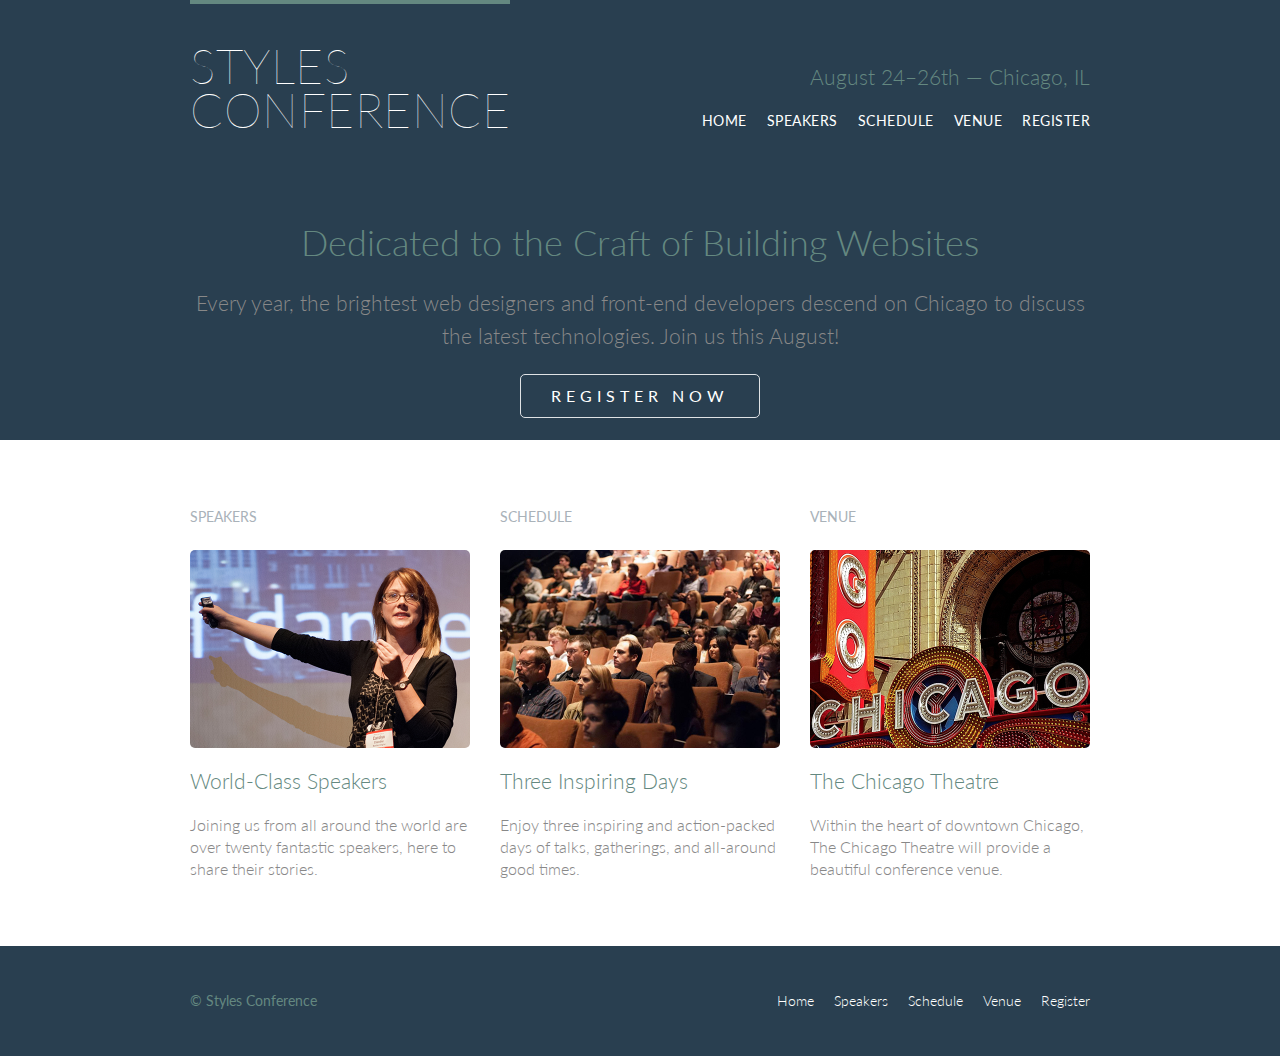
<file: styles-conference/index.html>
<!DOCTYPE html>
<!-- http://learn.shayhowe.com/html-css/ -->
<html>
	<head>
		<meta charset="utf-8">
		<link rel="stylesheet" href="assets/stylesheets/main.css">
		<link href='https://fonts.googleapis.com/css?family=Lato:400,100,300' rel='stylesheet' type='text/css'>
		<title>Styles Conference</title>
	</head>
	<body>
		<header class="primary-header container clearfix">
			<h1 class="logo">
				<a href="index.html">Styles<br>Conference</a>
			</h1>
			<h3 class="tagline">August 24&ndash;26th &mdash; Chicago, IL</h3>
			<nav class="nav primary-nav">
				<ul>
					<li><a href="index.html">Home</a></li><!--
					--><li><a href="speakers.html">Speakers</a></li><!--
					--><li><a href="schedule.html">Schedule</a></li><!--
					--><li><a href="venue.html">Venue</a></li><!--
					--><li><a href="register.html">Register</a></li>
				</ul>
			</nav>
		</header>
		<section class="row-alt-home">
			<div class="lead container">
				<h1>Dedicated to the Craft of Building Websites</h1>
				<p>Every year, the brightest web designers and front-end developers descend on Chicago to discuss the latest technologies. Join us this August!</p>
				<a class="btn btn-alt" href="register.html">Register Now</a>
			</div>
		</section>
		<section class="row">
			<div class="grid">
				<!-- Speakers -->
				<section class="teaser col-1-3">
					<h5>Speakers</h5>
					<a href="speakers.html">
						<img src="assets/images/home/speakers.jpg" alt="Professional Speaker">
						<h3>World-Class Speakers</h3>
					</a>
					<p>Joining us from all around the world are over twenty fantastic speakers, here to share their stories.</p>
				</section><!-- 
				Schedule	
				--><section class="teaser col-1-3">
					<h5>Schedule</h5>
					<a href="schedule.html">
						<img src="assets/images/home/schedule.jpg" alt="Schedule">
						<h3>Three Inspiring Days</h3>
					</a>
					<p>Enjoy three inspiring and action-packed days of talks, gatherings, and all-around good times.</p>
				</section class="col-1-3"><!--	
				Venue
				--><section class="teaser col-1-3">
					<h5>Venue</h5>
					<a href="venue.html">
						<img src="assets/images/home/venue.jpg" alt="Venue">
						<h3>The Chicago Theatre</h3>
					</a>
					<p>Within the heart of downtown Chicago, The Chicago Theatre will provide a beautiful conference venue.</p>
				</section>
			</div>
		</section>
		<footer class="primary-footer container clearfix">
			<small>&copy; Styles Conference</small>
			<nav class="nav">
				<ul>
					<li><a href="index.html">Home</a></li><!--
					--><li><a href="speakers.html">Speakers</a></li><!--
					--><li><a href="schedule.html">Schedule</a></li><!--
					--><li><a href="venue.html">Venue</a></li><!--
					--><li><a href="register.html">Register</a></li>
				</ul>
			</nav>
		</footer>
	</body>
</html>
</file>
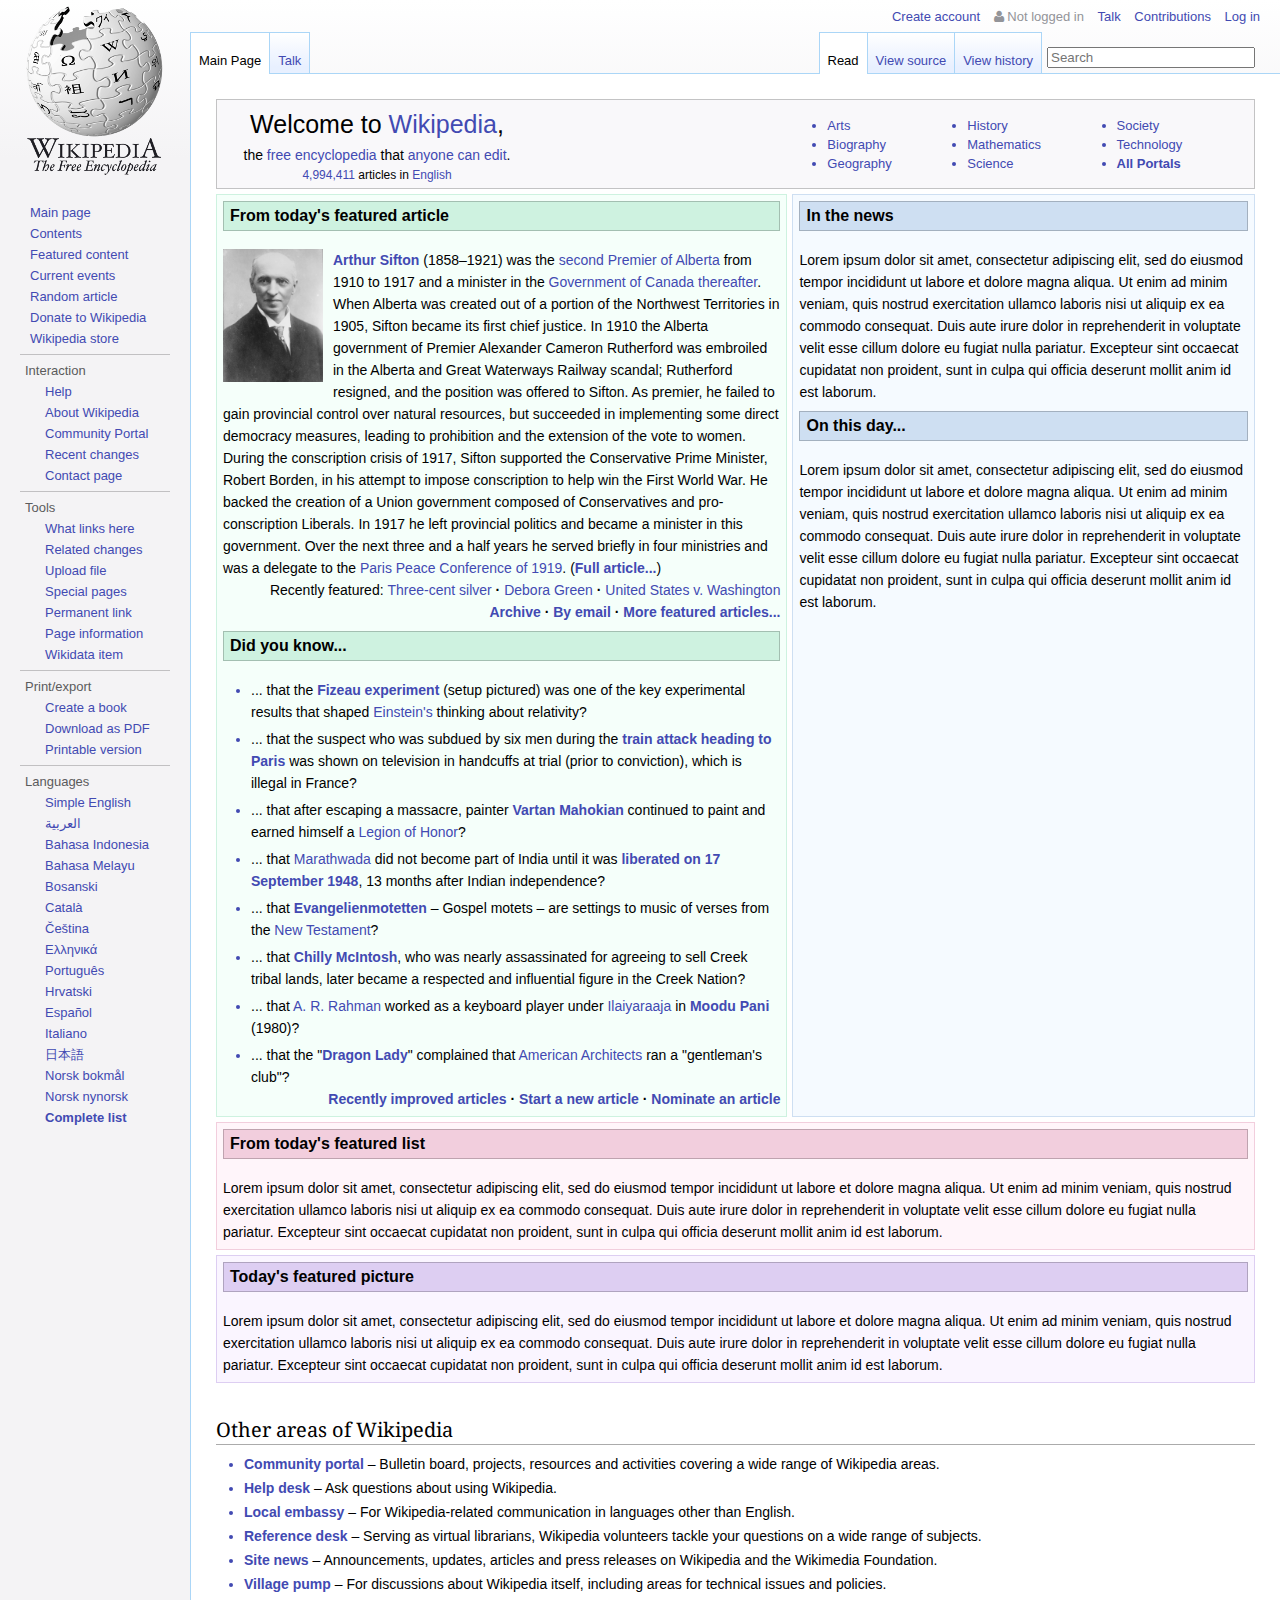
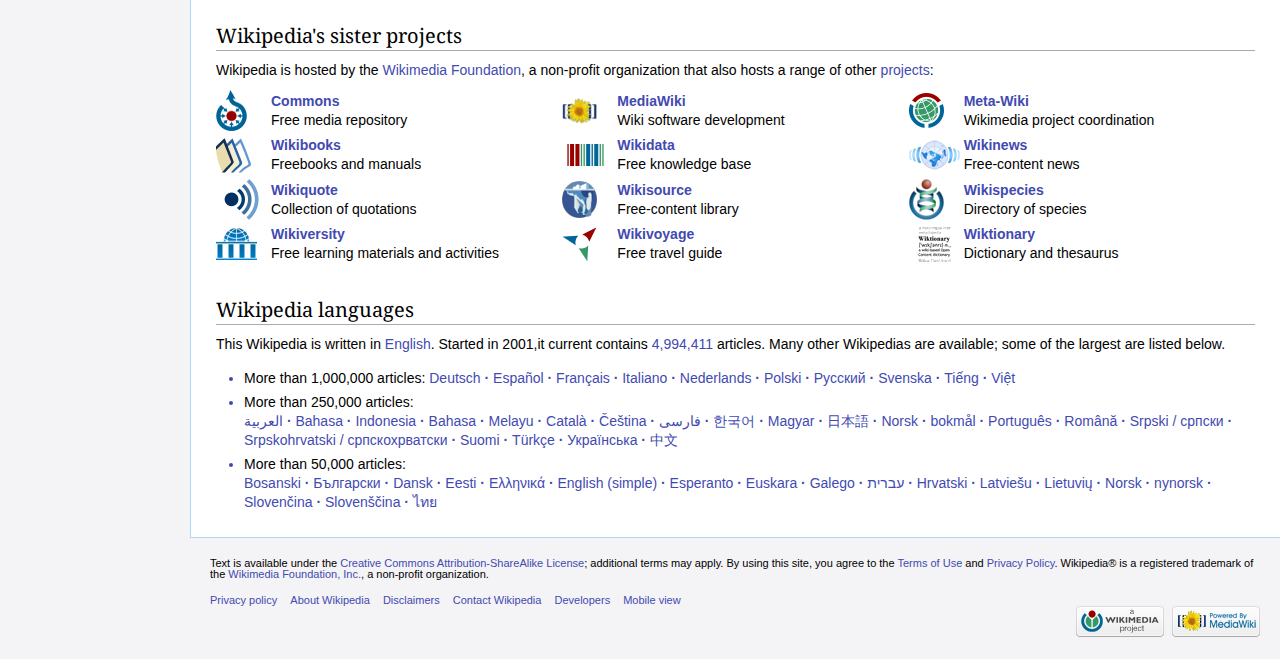
<file: wikipedia/index.html>
<!DOCTYPE html>
<html>
	<head>
		<meta charset="utf-8">
		<link rel="stylesheet" href="assets/stylesheets/main.css">
		<link rel="stylesheet" href="assets/stylesheets/font-awesome.min.css">
		<link rel="shortcut icon" href="assets/images/favicon.ico" />
		<link href='https://fonts.googleapis.com/css?family=Noto+Serif' rel='stylesheet' type='text/css'>	
		<title>Wikipedia, the free encyclopedia</title>
	</head>
	<body class="container">
		<div class="sidebar">
			<div class="sidebar-item">
				<a href="index.html" class="wiki-logo" title="Visit the main page"></a>
			</div>
			<div class="sidebar-item nav-main">
				<ul>
					<li><a href="index.html">Main page</a></li>
					<li><a href="#">Contents</a></li>
					<li><a href="#">Featured content</a></li>
					<li><a href="#">Current events</a></li>
					<li><a href="#">Random article</a></li>
					<li><a href="#">Donate to Wikipedia</a></li>
					<li><a href="#">Wikipedia store</a></li>
				</ul>
			</div>
			<div class="sidebar-item">
				<ul>
					<li>Interaction</li>
					<li><a href="#">Help</a></li>
					<li><a href="#">About Wikipedia</a></li>
					<li><a href="#">Community Portal</a></li>
					<li><a href="#">Recent changes</a></li>
					<li><a href="#">Contact page</a></li>
				</ul>
			</div>
			<div class="sidebar-item">
				<ul>
					<li>Tools</li>
					<li><a href="#">What links here</a></li>
					<li><a href="#">Related changes</a></li>
					<li><a href="#">Upload file</a></li>
					<li><a href="#">Special pages</a></li>
					<li><a href="#">Permanent link</a></li>
					<li><a href="#">Page information</a></li>
					<li><a href="#">Wikidata item</a></li>
				</ul>
			</div>
			<div class="sidebar-item">
				<ul>
					<li>Print/export</li>
					<li><a href="#">Create a book</a></li>
					<li><a href="#">Download as PDF</a></li>
					<li><a href="#">Printable version</a></li>
				</ul>
			</div>
			<div class="sidebar-item">
				<ul>
					<li>Languages</li>
					<li><a href="#">Simple English</a></li>
					<li><a href="#">العربية</a></li>
					<li><a href="#">Bahasa Indonesia</a></li>
					<li><a href="#">Bahasa Melayu</a></li>
					<li><a href="#">Bosanski</a></li>
					<li><a href="#">Català</a></li>
					<li><a href="#">Čeština</a></li>
					<li><a href="#">Ελληνικά</a></li>
					<li><a href="#">Português</a></li>
					<li><a href="#">Hrvatski</a></li>
					<li><a href="#">Español</a></li>
					<li><a href="#">Italiano</a></li>
					<li><a href="#">日本語</a></li>
					<li><a href="#">Norsk bokmål</a></li>
					<li><a href="#">Norsk nynorsk</a></li>
					<li><a href="#"><strong>Complete list</strong></a></li>
				</ul>
			</div>
		</div>
		<div class="content">
			<div class="user-nav">
				<ul>
					<li><a href="#">Create account</a></li>
					<li><i class="fa fa-user"></i> Not logged in</li>
					<li><a href="#">Talk</a></li>
					<li><a href="#">Contributions</a></li>
					<li><a href="#">Log in</a></li>
				</ul>
			</div>
			<div class="tabs">
				<div class="table-cell tabset-l">
					<span class="selected"><a href="index.html">Main Page</a></span><!--  
					 --><span><a href="main-talk.html">Talk</a></span>
				</div>
				<div class="table-cell tabset-r">
					<span  class="selected"><a href="#">Read</a></span><!--  
					 --><span><a href="#">View source</a></span><!-- 
					 --><span><a href="#">View history</a></span>
				</div>
				<div class="table-cell searchbar">
					<input type="text" placeholder="Search" />
				</div>
			</div>
			<div class="main-page">
				<section class="table content-box-title">
					<div class="table-cell title">
						<h1 class="welcome-title">Welcome to <a href="#" title="Wikipedia">Wikipedia</a>,</h1>
						<p>the <a href="#" title="Free content">free</a> <a href="#" title="Encyclopedia">encyclopedia</a> that <a href="#" title="Wikipedia:Introduction">anyone can edit</a>.<br>
						<span class="subtitle"><a href="#" title="Special:Statistics">4,994,411</a> articles in <a href="#" title="English language">English</a></span></p>
					</div>
					<div class="table-cell portals">
						<ul>
							<li><a href="#">Arts</a></li>
							<li><a href="#">Biography</a></li>
							<li><a href="#">Geography</a></li>							
						</ul>
						<ul>
							<li><a href="#">History</a></li>
							<li><a href="#">Mathematics</a></li>
							<li><a href="#">Science</a></li>
						</ul>
						<ul>
							<li><a href="#">Society</a></li>
							<li><a href="#">Technology</a></li>
							<li><a href="#"><strong>All Portals</strong></a></li>
						</ul>
					</div>					
				</section>
				<div class="table">
					<section class="table-cell mp-content-box content-box-left">
						<div class="mp-content-title mp-left-title">
							<h3>From today's featured article</h3>
						</div>
						<p><a class="image-prev" href="article1.html"><img height="133" width="100" src="assets/images/Arthur_Lewis_Watkins_Sifton.jpg"></a><a href="article1.html"><strong>Arthur Sifton</strong></a> (1858–1921) was the <a href="#">second Premier of Alberta</a> from 1910 to 1917 and a minister in the <a href="#">Government of Canada thereafter</a>. When Alberta was created out of a portion of the Northwest Territories in 1905, Sifton became its first chief justice. In 1910 the Alberta government of Premier Alexander Cameron Rutherford was embroiled in the Alberta and Great Waterways Railway scandal; Rutherford resigned, and the position was offered to Sifton. As premier, he failed to gain provincial control over natural resources, but succeeded in implementing some direct democracy measures, leading to prohibition and the extension of the vote to women. During the conscription crisis of 1917, Sifton supported the Conservative Prime Minister, Robert Borden, in his attempt to impose conscription to help win the First World War. He backed the creation of a Union government composed of Conservatives and pro-conscription Liberals. In 1917 he left provincial politics and became a minister in this government. Over the next three and a half years he served briefly in four ministries and was a delegate to the <a href="#">Paris Peace Conference of 1919</a>. (<a href="article1.html"><strong>Full article...</strong></a>)</p>
						<p>
							<ul class="helper-links inline-list">
								Recently featured:
								<li><a href="#">Three-cent silver</a></li>
								<li><a href="#">Debora Green</a></li>
								<li><a href="#">United States v. Washington</a></li>
							</ul>
							<ul class="helper-links inline-list">								
								<li><a href="#"><strong>Archive</strong></a></li>
								<li><a href="#"><strong>By email</strong></a></li>
								<li><a href="#"><strong>More featured articles...</strong></a></li>								
							</ul>
						</p>
						<div class="mp-content-title mp-left-title">
							<h3>Did you know...</h3>
						</div>						
						<ul class="upper-list">							
							<li><span>... that the <a href="#"><strong>Fizeau experiment</strong></a> <em>(setup pictured)</em> was one of the key experimental results that shaped <a href="#">Einstein's</a> thinking about relativity?</span></li>
							<li><span>... that the suspect who was subdued by six men during the <a href="#"><strong>train attack heading to Paris</strong></a> was shown on television in handcuffs at trial (prior to conviction), which is illegal in France?</span></li>
							<li><span>... that after escaping a massacre, painter <a href="#"><strong>Vartan Mahokian</strong></a> continued to paint and earned himself a <a href="#">Legion of Honor</a>?</span></li>
							<li><span>... that <a href="#">Marathwada</a> did not become part of India until it was <a href="#"><strong>liberated on 17 September 1948</strong></a>, 13 months after Indian independence?</span></li>
							<li><span>... that <a href="#"><strong>Evangelienmotetten</strong></a> – Gospel motets – are settings to music of verses from the <a href="#">New Testament</a>?</span></li>
							<li><span>... that <a href="#"><strong>Chilly McIntosh</strong></a>, who was nearly assassinated for agreeing to sell Creek tribal lands, later became a respected and influential figure in the Creek Nation?</span></li>
							<li><span>... that <a href="#">A. R. Rahman</a> worked as a keyboard player under <a href="#">Ilaiyaraaja</a> in <a href="#"><strong>Moodu Pani</strong></a> (1980)?</span></li>
							<li><span>... that the "<a href="#"><strong>Dragon Lady</strong></a>" complained that <a href="#">American Architects</a> ran a "gentleman's club"?</span></li>
						</ul>
						<ul class="helper-links inline-list">								
								<li><a href="#"><strong>Recently improved articles</strong></a></li>
								<li><a href="#"><strong>Start a new article</strong></a></li>
								<li><a href="#"><strong>Nominate an article</strong></a></li>								
						</ul>
					</section>
					<span class="table-cell gap"></span>
					<section class="table-cell mp-content-box content-box-right">
						<div class="mp-content-title mp-right-title">
							<h3>In the news</h3>
						</div>
						<p>Lorem ipsum dolor sit amet, consectetur adipiscing elit, sed do eiusmod tempor incididunt ut labore et dolore magna aliqua. Ut enim ad minim veniam, quis nostrud exercitation ullamco laboris nisi ut aliquip ex ea commodo consequat. Duis aute irure dolor in reprehenderit in voluptate velit esse cillum dolore eu fugiat nulla pariatur. Excepteur sint occaecat cupidatat non proident, sunt in culpa qui officia deserunt mollit anim id est laborum.</p>
						<div class="mp-content-title mp-right-title">
							<h3>On this day...</h3>
						</div>
						<p>Lorem ipsum dolor sit amet, consectetur adipiscing elit, sed do eiusmod tempor incididunt ut labore et dolore magna aliqua. Ut enim ad minim veniam, quis nostrud exercitation ullamco laboris nisi ut aliquip ex ea commodo consequat. Duis aute irure dolor in reprehenderit in voluptate velit esse cillum dolore eu fugiat nulla pariatur. Excepteur sint occaecat cupidatat non proident, sunt in culpa qui officia deserunt mollit anim id est laborum.</p>
					</section>
				</div>
				<div class="table">
					<section class="mp-content-box content-box-top">
						<div class="mp-content-title mp-top-title">
							<h3>From today's featured list</h3>
						</div>
						Lorem ipsum dolor sit amet, consectetur adipiscing elit, sed do eiusmod tempor incididunt ut labore et dolore magna aliqua. Ut 	enim ad minim veniam, quis nostrud exercitation ullamco laboris nisi ut aliquip ex ea commodo consequat. Duis aute irure dolor in 	reprehenderit in voluptate velit esse cillum dolore eu fugiat nulla pariatur. Excepteur sint occaecat cupidatat non proident, 	sunt in culpa qui officia deserunt mollit anim id est laborum.
					</section>
				</div>
				<div class="table">
					<section class="mp-content-box content-box-bottom">
						<div class="mp-content-title mp-bottom-title">
							<h3>Today's featured picture</h3>
						</div>
						Lorem ipsum dolor sit amet, consectetur adipiscing elit, sed do eiusmod tempor incididunt ut labore et dolore magna aliqua. Ut 	enim ad minim veniam, quis nostrud exercitation ullamco laboris nisi ut aliquip ex ea commodo consequat. Duis aute irure dolor in 	reprehenderit in voluptate velit esse cillum dolore eu fugiat nulla pariatur. Excepteur sint occaecat cupidatat non proident, 	sunt in culpa qui officia deserunt mollit anim id est laborum.
					</section>
				</div>
				<section class="main-page-other">
					<h2>Other areas of Wikipedia</h2>
					<ul>
						<li><a href="#"><strong>Community portal</strong></a><span> – Bulletin board, projects, resources and activities covering a wide range of Wikipedia areas.</span></li>
						<li><a href="#"><strong>Help desk</strong></a><span> – Ask questions about using Wikipedia.</span></li>
						<li><a href="#"><strong>Local embassy</strong></a><span> – For Wikipedia-related communication in languages other than English.</span></li>
						<li><a href="#"><strong>Reference desk</strong></a><span> – Serving as virtual librarians, Wikipedia volunteers tackle your questions on a wide range of subjects.</span></li>
						<li><a href="#"><strong>Site news</strong></a><span> – Announcements, updates, articles and press releases on Wikipedia and the Wikimedia Foundation.</span></li>
						<li><a href="#"><strong>Village pump</strong></a><span> – For discussions about Wikipedia itself, including areas for technical issues and policies.</span></li>
					</ul>
				</section>
				<section class="main-page-projects">
					<h2>Wikipedia's sister projects</h2>
					<p>Wikipedia is hosted by the <a href="">Wikimedia Foundation</a>, a non-profit organization that also hosts a range of other <a href="">projects</a>:</p>
					<div class="table">
						<span class="table-cell image"><a href="#"><img src="assets/images/Commons-logo-31px.png"></a></span>
						<span class="table-cell"><a href="#"><strong>Commons</strong></a><br>Free media repository</span>
						<span class="table-cell image"><a href="#"><img src="assets/images/Mediawiki-logo.png"></a></span>
						<span class="table-cell"><a href="#"><strong>MediaWiki</strong></a><br>Wiki software development</span>
						<span class="table-cell image"><a href="#"><img src="assets/images/Meta-logo-35px.png"></a></span>
						<span class="table-cell"><a href="#"><strong>Meta-Wiki</strong></a><br>Wikimedia project coordination</span>
					</div>
					<div class="table">
						<span class="table-cell image"><a href="#"><img src="assets/images/Wikibooks-logo-35px.png"></a></span>
						<span class="table-cell"><a href="#"><strong>Wikibooks</strong></a><br>Freebooks and manuals</span>
						<span class="table-cell image"><a href="#"><img src="assets/images/Wikidata-logo.svg.png"></a></span>
						<span class="table-cell"><a href="#"><strong>Wikidata</strong></a><br>Free knowledge base</span>
						<span class="table-cell image"><a href="#"><img src="assets/images/Wikinews-logo-51px.png"></a></span>
						<span class="table-cell"><a href="#"><strong>Wikinews</strong></a><br>Free-content news</span>						
					</div>
					<div class="table">
						<span class="table-cell image"><a href="#"><img src="assets/images/Wikiquote-logo-51px.png"></a></span>
						<span class="table-cell"><a href="#"><strong>Wikiquote</strong></a><br>Collection of quotations</span>
						<span class="table-cell image"><a href="#"><img src="assets/images/Wikisource-logo-35px.png"></a></span>
						<span class="table-cell"><a href="#"><strong>Wikisource</strong></a><br>Free-content library</span>
						<span class="table-cell image"><a href="#"><img src="assets/images/Wikispecies-logo-35px.png"></a></span>
						<span class="table-cell"><a href="#"><strong>Wikispecies</strong></a><br>Directory of species</span>
					</div>
					<div class="table">
						<span class="table-cell image"><a href="#"><img src="assets/images/Wikiversity-logo-41px.png"></a></span>
						<span class="table-cell"><a href="#"><strong>Wikiversity</strong></a><br>Free learning materials and activities</span>
						<span class="table-cell image"><a href="#"><img src="assets/images/Wikivoyage-Logo-v3-icon.svg.png"></a></span>
						<span class="table-cell"><a href="#"><strong>Wikivoyage</strong></a><br>Free travel guide</span>
						<span class="table-cell image"><a href="#"><img src="assets/images/Wiktionary-logo-51px.png"></a></span>
						<span class="table-cell"><a href="#"><strong>Wiktionary</strong></a><br>Dictionary and thesaurus</span>
					</div>
				</section>
				<section class="main-page-languages">
					<h2>Wikipedia languages</h2>
					<p>This Wikipedia is written in <a href="#">English</a>. Started in 2001,it current contains <a href="#" title="Special:Statistics">4,994,411</a> articles. Many other Wikipedias are available; some of the largest are listed below.</p>
					<ul class="upper-list">
						<li><span>More than 1,000,000 articles:</span>
							<ul class="inline-list">
								<li><a href="#">Deutsch</a></li>
								<li><a href="#">Español</a></li>
								<li><a href="#">Français</a></li>
								<li><a href="#">Italiano</a></li>
								<li><a href="#">Nederlands</a></li>
								<li><a href="#">Polski</a></li>
								<li><a href="#">Русский</a></li>
								<li><a href="#">Svenska</a></li>
								<li><a href="#">Tiếng</a></li>
								<li><a href="#">Việt</a></li>
							</ul>
						</li>
						<li><span>More than 250,000 articles: </span>
							<ul class="inline-list">
								<li><a href="#">العربية</a></li>
								<li><a href="#">Bahasa</a></li>
								<li><a href="#">Indonesia</a></li>
								<li><a href="#">Bahasa</a></li>
								<li><a href="#">Melayu</a></li>
								<li><a href="#">Català</a></li>
								<li><a href="#">Čeština</a></li>
								<li><a href="#">فارسی</a></li>
								<li><a href="#">한국어</a></li>
								<li><a href="#">Magyar</a></li>
								<li><a href="#">日本語</a></li>
								<li><a href="#">Norsk</a></li>
								<li><a href="#">bokmål</a></li>
								<li><a href="#">Português</a></li>
								<li><a href="#">Română</a></li>
								<li><a href="#">Srpski / српски</a></li>
								<li><a href="#">Srpskohrvatski / српскохрватски</a></li>
								<li><a href="#">Suomi</a></li>
								<li><a href="#">Türkçe</a></li>
								<li><a href="#">Українська</a></li>
								<li><a href="#">中文</a></li>
							</ul>
						</li>
						<li><span>More than 50,000 articles: </span>
							<ul class="inline-list">
								<li><a href="#">Bosanski</a></li>
								<li><a href="#">Български</a></li>
								<li><a href="#">Dansk</a></li>
								<li><a href="#">Eesti</a></li>
								<li><a href="#">Ελληνικά</a></li>
								<li><a href="#">English (simple)</a></li>
								<li><a href="#">Esperanto</a></li>
								<li><a href="#">Euskara</a></li>
								<li><a href="#">Galego</a></li>
								<li><a href="#">עברית</a></li>
								<li><a href="#">Hrvatski</a></li>
								<li><a href="#">Latviešu</a></li>
								<li><a href="#">Lietuvių</a></li>
								<li><a href="#">Norsk</a></li>
								<li><a href="#">nynorsk</a></li>
								<li><a href="#">Slovenčina</a></li>
								<li><a href="#">Slovenščina</a></li>
								<li><a href="#">ไทย</a></li>
							</ul>
						</li>
					</ul>
				</section>
			</div>
			<footer class="policy">
				<p>Text is available under the <a href="#">Creative Commons Attribution-ShareAlike License</a>; additional terms may apply. By using this site, you agree to the <a href="#">Terms of Use</a> and <a href="#">Privacy Policy</a>. Wikipedia® is a registered trademark of the <a href="#">Wikimedia Foundation, Inc.</a>, a non-profit organization.</p>
				<ul class="footer-links">
					<li><a href="#">Privacy policy</a></li>
					<li><a href="#">About Wikipedia</a></li>
					<li><a href="#">Disclaimers</a></li>
					<li><a href="#">Contact Wikipedia</a></li>
					<li><a href="#">Developers</a></li>
					<li><a href="#">Mobile view</a></li>
				</ul>
				<ul class="footer-icons">
					<li><a href="#"><img src="assets/images/wikimedia-button.png"></a></li>
					<li><a href="#"><img src="assets/images/poweredby_mediawiki_88x31.png"></a></li>
				</ul>
			</footer>
		</div>
	</body>
</html>
</file>
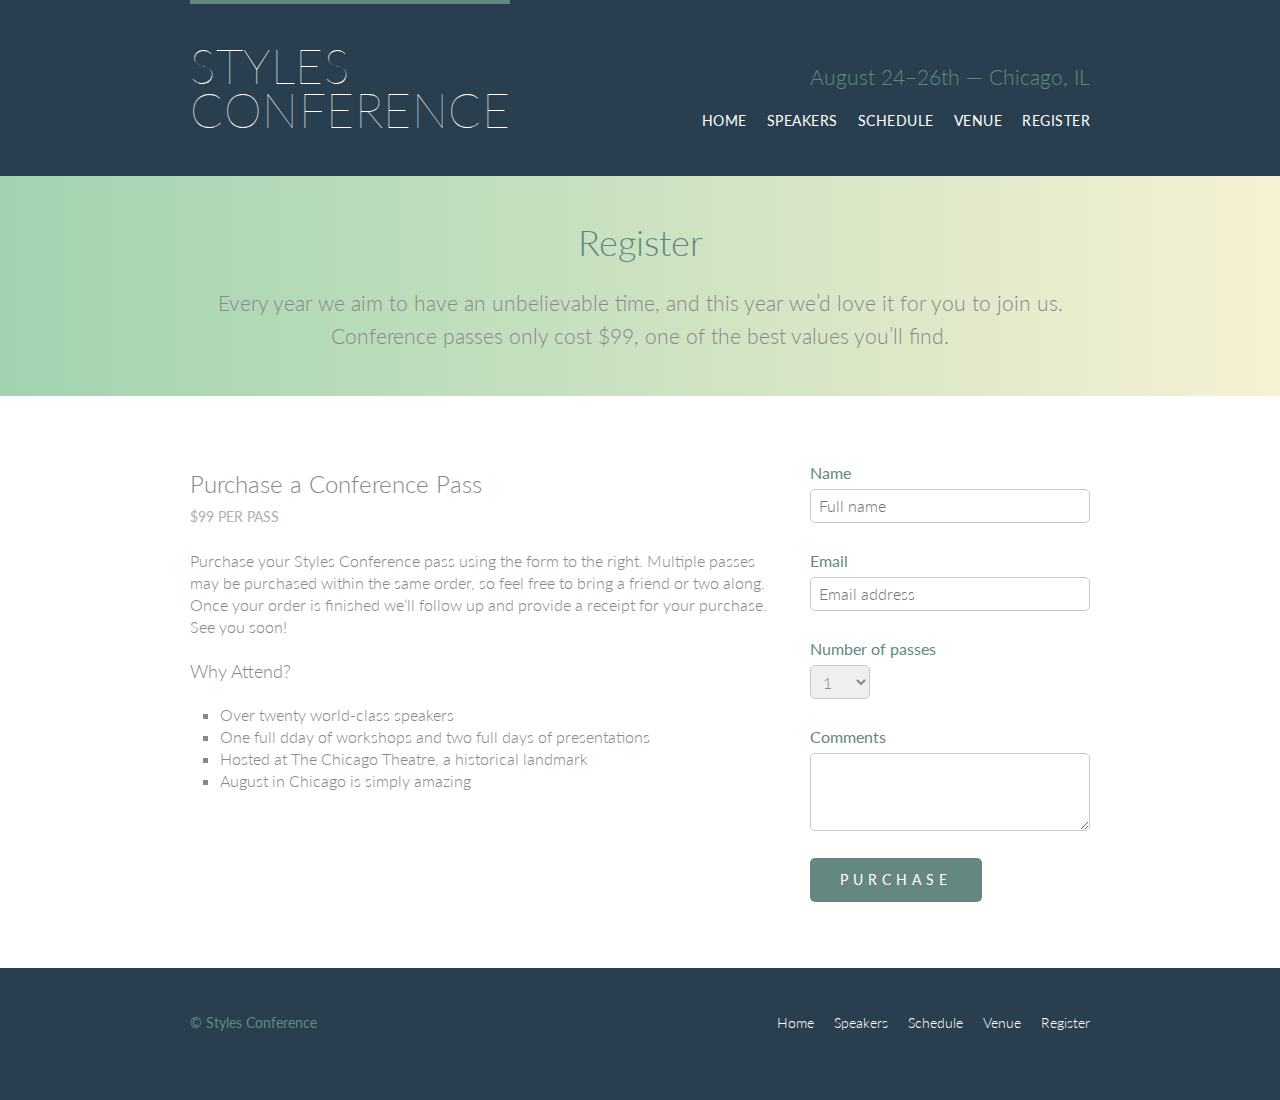
<file: styles-conference/register.html>
<!DOCTYPE html>
<html>
	<head>
		<meta charset="utf-8">
		<link rel="stylesheet" href="assets/stylesheets/main.css">
		<link href='https://fonts.googleapis.com/css?family=Lato:400,100,300' rel='stylesheet' type='text/css'>
		<title>Styles Conference</title>
	</head>
	<body>
		<header class="primary-header container clearfix">
			<h1 class="logo">
				<a href="index.html">Styles<br>Conference</a>
			</h1>
			<h3 class="tagline">August 24&ndash;26th &mdash; Chicago, IL</h3>
			<nav class="nav primary-nav">
				<ul>
					<li><a href="index.html">Home</a></li><!--
					--><li><a href="speakers.html">Speakers</a></li><!--
					--><li><a href="schedule.html">Schedule</a></li><!--
					--><li><a href="venue.html">Venue</a></li><!--
					--><li><a href="register.html">Register</a></li>
				</ul>
			</nav>
		</header>
		<section class="row-alt">
			<div class="lead container">
				<h1>Register</h1>
				<p>Every year we aim to have an unbelievable time, and this year we&#8217;d love it for you to join us. Conference passes only cost $99, one of the best values you&#8217;ll find.</p>
			</div>
		</section>
		<section class="row">
			<div class="grid">
				<section class="col-2-3">
					<h2>Purchase a Conference Pass</h2>
					<h5>$99 per Pass</h5>
					<p>Purchase your Styles Conference pass using the form to the right. Multiple passes may be purchased within the same order, so feel free to bring a friend or two along. Once your order is finished we&#8217;ll follow up and provide a receipt for your purchase. See you soon!</p>
					
					<h4>Why Attend?</h4>
					
					<ul class="why-attend">
						<li>Over twenty world-class speakers</li>
						<li>One full dday of workshops and two full days of presentations</li>
						<li>Hosted at The Chicago Theatre, a historical landmark</li>
						<li>August in Chicago is simply amazing</li>
					</ul>
				</section><!--
				--><form class="col-1-3" action="#" method="post">
					<fieldset class="register-group">
						<label>
							Name
							<input type="text" name="name" placeholder="Full name" required>
						</label>						
						<label>
							Email
							<input type="email" name="email" placeholder="Email address" required>
						</label>
						<label>
							Number of passes
							<select name="quantity" required>
								<option value="1" selected>1</option>
								<option value="2">2</option>
								<option value="3">3</option>
								<option value="4">4</option>
								<option value="5">5</option>								
							</select>
						</label>
						<label>
							Comments
							<textarea name="comments"></textarea>
						</label>
					</fieldset>
					<input class="btn btn-default" type="submit" name="submit" value="Purchase">
				</form>
			</div>
		</section>
		<footer class="primary-footer container clearfix">
			<small>&copy; Styles Conference</small>
			<nav class="nav">
				<ul class="why-attend">
					<li><a href="index.html">Home</a></li><!--
					--><li><a href="speakers.html">Speakers</a></li><!--
					--><li><a href="schedule.html">Schedule</a></li><!--
					--><li><a href="venue.html">Venue</a></li><!--
					--><li><a href="register.html">Register</a></li>
				</ul>
			</nav>
		</footer>
	</body>
</html>
</file>
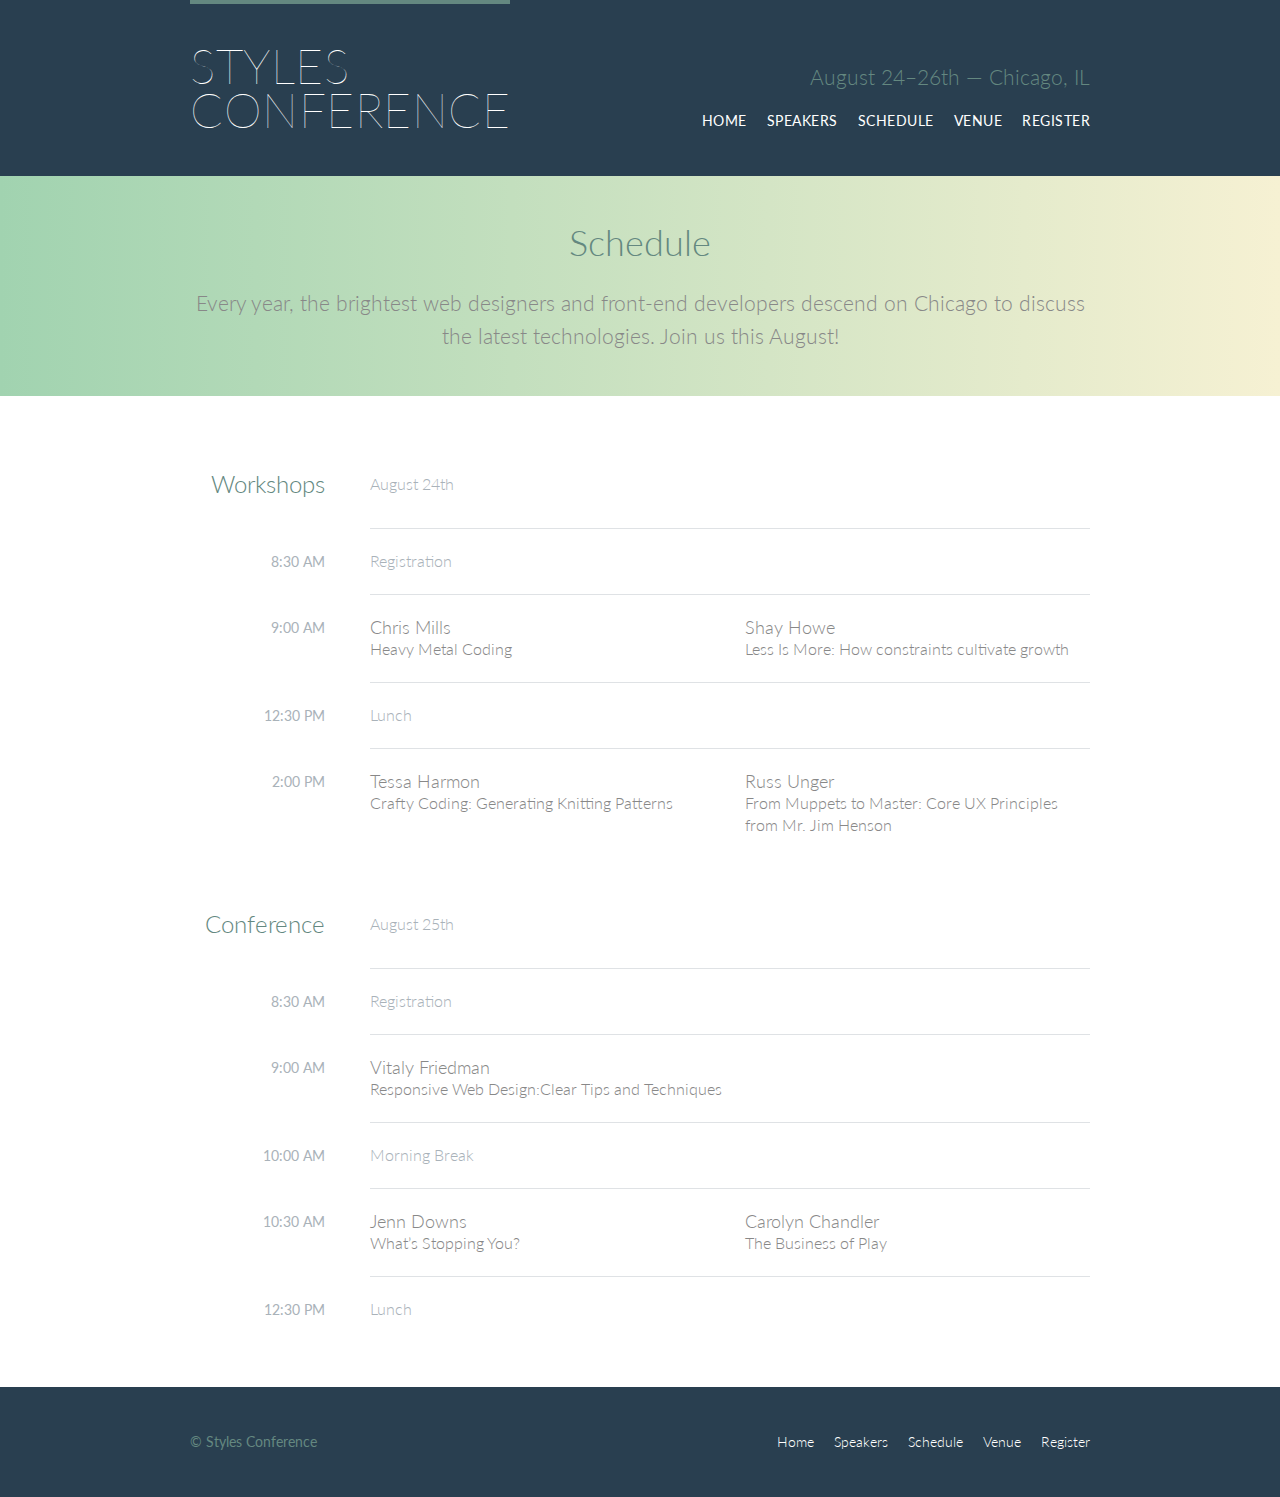
<file: styles-conference/schedule.html>
<!DOCTYPE html>
<html>
	<head>
		<meta charset="utf-8">
		<link rel="stylesheet" href="assets/stylesheets/main.css">
		<link href='https://fonts.googleapis.com/css?family=Lato:400,100,300' rel='stylesheet' type='text/css'>
		<title>Styles Conference</title>
	</head>
	<body>
		<header class="primary-header container clearfix">
			<h1 class="logo">
				<a href="index.html">Styles<br>Conference</a>
			</h1>
			<h3 class="tagline">August 24&ndash;26th &mdash; Chicago, IL</h3>
			<nav class="nav primary-nav">
				<ul>
					<li><a href="index.html">Home</a></li><!--
					--><li><a href="speakers.html">Speakers</a></li><!--
					--><li><a href="schedule.html">Schedule</a></li><!--
					--><li><a href="venue.html">Venue</a></li><!--
					--><li><a href="register.html">Register</a></li>
				</ul>
			</nav>
		</header>
		<section class="row-alt">
			<div class="lead container">
				<h1>Schedule</h1>
				<p>Every year, the brightest web designers and front-end developers descend on Chicago to discuss the latest technologies. Join us this August!</p>
			</div>
		</section>
		<section class="row">
			<div class="container">
				<table>
					<thead>
						<tr>
							<th scope="row">
								Workshops
							</th>
							<td class="schedule-offset" colspan="2">
								August 24th
							</td>
						</tr>
					</thead>
					<tbody>
						<tr>
							<th scope="row">
								<time datetime="08:30:00">8:30 AM</time>
							</th>
							<td class="schedule-offset" colspan="2">
								Registration
							</td>
						</tr>
						<tr>
							<th scope="row">
								<time datetime="09:00:00">9:00 AM</time>
							</th>
							<td>
								<a href="speakers.html#chris-mills">
									<h4>Chris Mills</h4>
								</a>
								Heavy Metal Coding
							</td>
							<td>
								<a href="speakers.html#shay-howe">
									<h4>Shay Howe</h4>
								</a>
								Less Is More: How constraints cultivate growth
							</td>
						</tr>
						<tr>
							<th scope="row">
								<time datetime="12:30:00">12:30 PM</time>
							</th>
							<td class="schedule-offset" colspan="2">
								Lunch
							</td>
						</tr>
						<tr>
							<th scope="row">
								<time datetime="14:00:00">2:00 PM</time>
							</th>
							<td>
								<a href="speakers.html#tessa-harmon">
									<h4>Tessa Harmon</h4>
								</a>
								Crafty Coding: Generating Knitting Patterns
							</td>
							<td>
								<a href="speakers.html#russ-unger">
									<h4>Russ Unger</h4>
								</a>
								From Muppets to Master: Core UX Principles from Mr. Jim Henson
							</td>
						</tr>
					</tbody>
				</table>
				<table>
					<thead>
						<tr>
							<th scope="row">
								Conference
							</th>
							<td class="schedule-offset" colspan="2">
								August 25th
							</td>
						</tr>
					</thead>
					<tbody>
						<tr>
							<th scope="row">
								<time datetime="08:30:00">8:30 AM</time>
							</th>
							<td class="schedule-offset" colspan="2">
								Registration
							</td>
						</tr>
						<tr>
							<th scope="row">
								<time datetime="09:00:00">9:00 AM</time>
							</th>
							<td colspan="2">
								<a href="speakers.html#vitaly-friedman">
									<h4>Vitaly Friedman</h4>
								</a>
								Responsive Web Design:Clear Tips and Techniques
							</td>
						</tr>
						<tr>
							<th scope="row">
								<time datetime="10:00:00">10:00 AM</time>
							</th>
							<td class="schedule-offset" colspan="2">
								Morning Break
							</td>
						</tr>
						<tr>
							<th scope="row">
								<time datetime="10:30:00">10:30 AM</time>
							</th>
							<td>
								<a href="speakers.html#jenn-downs">
									<h4>Jenn Downs</h4>
								</a>
								What&#8217;s Stopping You?
							</td>
							<td>
								<a href="speakers.html#carolyn-chandler">
									<h4>Carolyn Chandler</h4>
								</a>
								The Business of Play
							</td>
						</tr>
						<tr>
							<th scope="row">
								<time datetime="12:30:00">12:30 PM</time>
							</th>
							<td class="schedule-offset" colspan="2">
								Lunch
							</td>
						</tr>
					</tbody>
				</table>
			</div>
		</section>
		<footer class="primary-footer container clearfix">
			<small>&copy; Styles Conference</small>
			<nav class="nav">
				<ul>
					<li><a href="index.html">Home</a></li><!--
					--><li><a href="speakers.html">Speakers</a></li><!--
					--><li><a href="schedule.html">Schedule</a></li><!--
					--><li><a href="venue.html">Venue</a></li><!--
					--><li><a href="register.html">Register</a></li>
				</ul>
			</nav>
		</footer>
	</body>
</html>
</file>
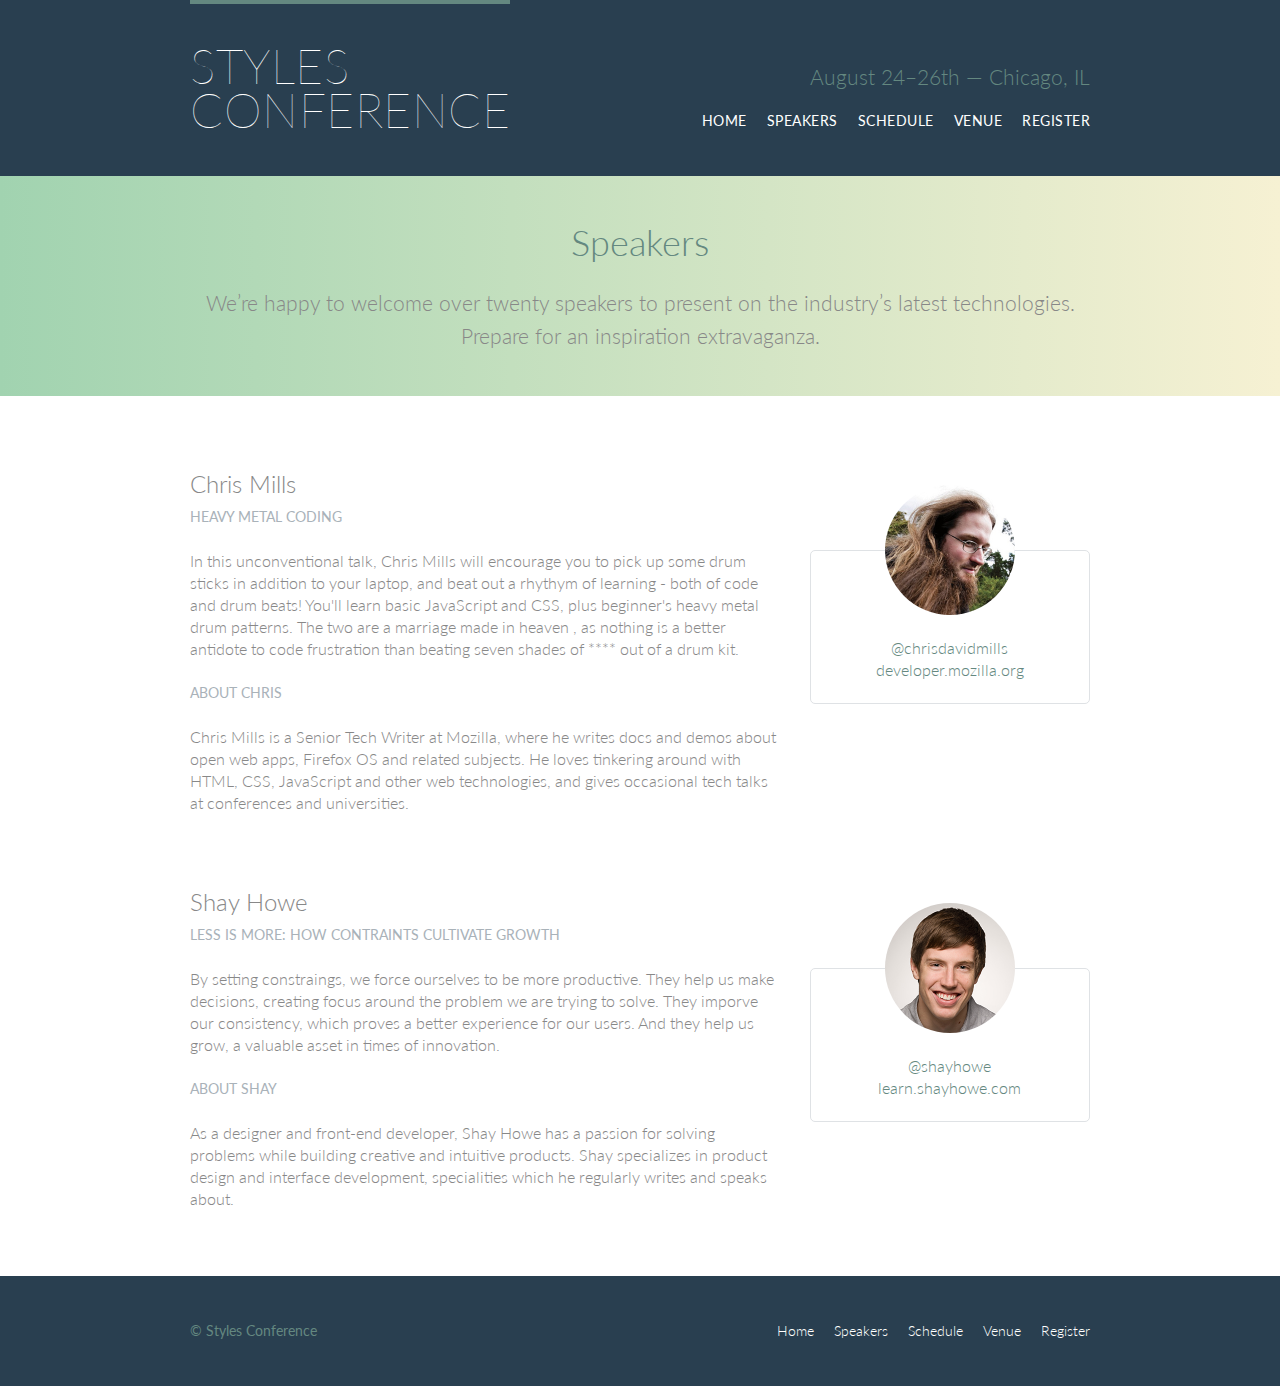
<file: styles-conference/speakers.html>
<!DOCTYPE html>
<html>
	<head>
		<meta charset="utf-8">
		<link rel="stylesheet" href="assets/stylesheets/main.css">
		<link href='https://fonts.googleapis.com/css?family=Lato:400,100,300' rel='stylesheet' type='text/css'>
		<title>Styles Conference</title>
	</head>
	<body>
		<header class="primary-header container clearfix">
			<h1 class="logo">
				<a href="index.html">Styles<br>Conference</a>
			</h1>
			<h3 class="tagline">August 24&ndash;26th &mdash; Chicago, IL</h3>
			<nav class="nav primary-nav">
				<ul>
					<li><a href="index.html">Home</a></li><!--
					--><li><a href="speakers.html">Speakers</a></li><!--
					--><li><a href="schedule.html">Schedule</a></li><!--
					--><li><a href="venue.html">Venue</a></li><!--
					--><li><a href="register.html">Register</a></li>
				</ul>
			</nav>
		</header>
		<section class="row-alt">
			<div class="lead container">
				<h1>Speakers</h1>
				<p>We&#8217;re happy to welcome over twenty speakers to present on the industry&#8217;s latest technologies. Prepare for an inspiration extravaganza.</p>
			</div>
		</section>
		<section class="row">
			<div class="grid">
				<!-- chris mills -->
				<section class="speaker" id="chris-mills">
					<div class="col-2-3">
						<h2>Chris Mills</h2>
						<h5>Heavy Metal Coding</h5>
						<p>In this unconventional talk, Chris Mills will encourage you to pick up some drum sticks in addition to your laptop, and beat out a rhythym of learning - both of code and drum beats! You'll learn basic JavaScript and CSS, plus beginner's heavy metal drum patterns. The two are a marriage made in heaven , as nothing is a better antidote to code frustration than beating seven shades of **** out of a drum kit.</p>
						<h5>About Chris</h5>
						<p>Chris Mills is a Senior Tech Writer at Mozilla, where he writes docs and demos about open web apps, Firefox OS and related subjects. He loves tinkering around with HTML, CSS, JavaScript and other web technologies, and gives occasional tech talks at conferences and universities.</p>
					</div><!--
					--><aside class="col-1-3">
						 <div class="speaker-info">
							<img src="assets/images/speakers/chris-mills.jpg" alt="chris-mills">
							<ul>
								<li><a href="https://twitter.com/chrisdavidmills">@chrisdavidmills</a></li>
								<li><a href="http://developer.mozilla.org">developer.mozilla.org</a></li>
							</ul>
						</div>
					</aside>
				</section><!-- 
				shay howe	
				--><section id="shay-howe">
					<div class="col-2-3">
						<h2>Shay Howe</h2>
						<h5>Less Is More: How Contraints Cultivate Growth</h5>
						<p>By setting constraings, we force ourselves to be more productive. They help us make decisions, creating focus around the problem we are trying to solve. They imporve our consistency, which proves a better experience for our users. And they help us grow, a valuable asset in times of innovation.</p>
						<h5>About Shay</h5>
						<p>As a designer and front-end developer, Shay Howe has a passion for solving problems while building creative and intuitive products. Shay specializes in product design and interface development, specialities which he regularly writes and speaks about.</p>
					</div><!--
					--><aside class="col-1-3">
						<div class="speaker-info">
							<img src="assets/images/speakers/shay-howe.jpg" alt="shay-howe">
							<ul>
							<li><a href="https://twitter.com/shayhowe">@shayhowe</a></li>
							<li><a href="http://learn.shayhowe.com/">learn.shayhowe.com</a></li>
							</ul>
						</div>
					</aside>
				</section>
			</div>
		</section>
		<footer class="primary-footer container clearfix">
			<small>&copy; Styles Conference</small>
			<nav class="nav">
				<ul>
					<li><a href="index.html">Home</a></li><!--
					--><li><a href="speakers.html">Speakers</a></li><!--
					--><li><a href="schedule.html">Schedule</a></li><!--
					--><li><a href="venue.html">Venue</a></li><!--
					--><li><a href="register.html">Register</a></li>
				</ul>
			</nav>
		</footer>
	</body>
</html>
</file>
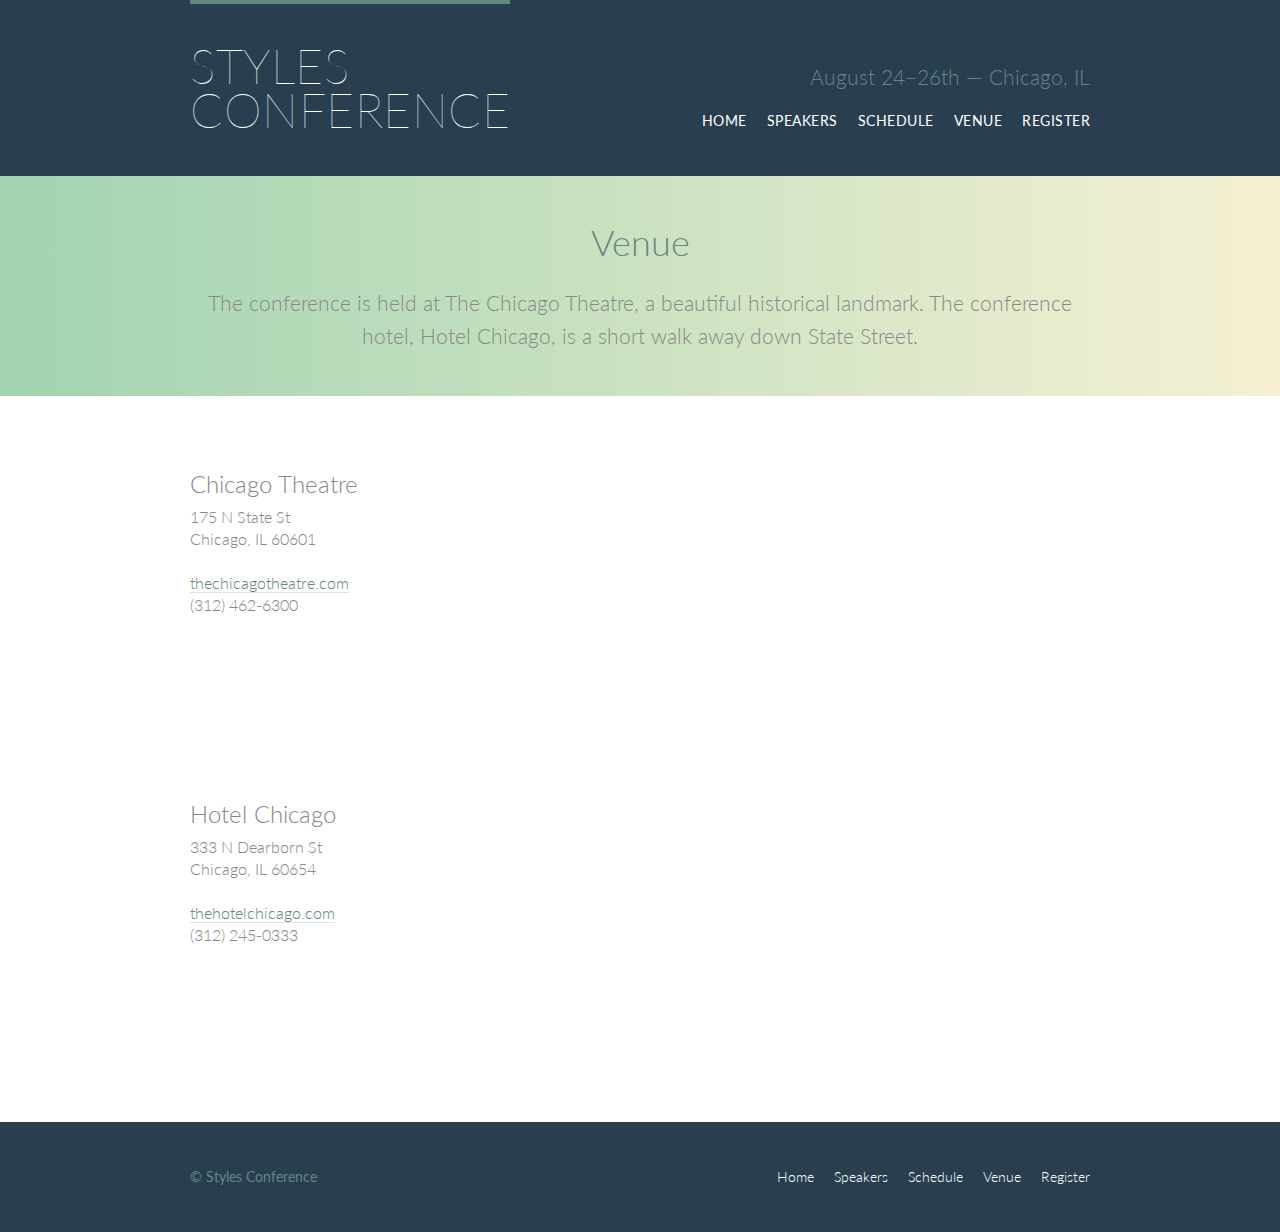
<file: styles-conference/venue.html>
<!DOCTYPE html>
<html>
	<head>
		<meta charset="utf-8">
		<link rel="stylesheet" href="assets/stylesheets/main.css">
		<link href='https://fonts.googleapis.com/css?family=Lato:400,100,300' rel='stylesheet' type='text/css'>
		<title>Styles Conference</title>
	</head>
	<body>
		<header class="primary-header container clearfix">
			<h1 class="logo">
				<a href="index.html">Styles<br>Conference</a>
			</h1>
			<h3 class="tagline">August 24&ndash;26th &mdash; Chicago, IL</h3>
			<nav class="nav primary-nav">
				<ul>
					<li><a href="index.html">Home</a></li><!--
					--><li><a href="speakers.html">Speakers</a></li><!--
					--><li><a href="schedule.html">Schedule</a></li><!--
					--><li><a href="venue.html">Venue</a></li><!--
					--><li><a href="register.html">Register</a></li>
				</ul>
			</nav>
		</header>
		<section class="row-alt">
			<div class="lead container">
				<h1>Venue</h1>
				<p>The conference is held at The Chicago Theatre, a beautiful historical landmark. The conference hotel, Hotel Chicago, is a short walk away down State Street.</p>
			</div>
		</section>
		<section class="row">
			<div class="grid">
				<section class="venue-theatre">
					<div class="col-1-3">
						<h2>Chicago Theatre</h2>
						<p>175 N State St <br> Chicago, IL 60601</p>
						<p><a href="http://www.thechicagotheatre.com/">thechicagotheatre.com</a><br>(312) 462-6300</p>
					</div><!--
					--><iframe class="col-2-3 venue-map" src="https://www.google.com/maps/embed?pb=!1m5!3m3!1m2!1s0x880e2ca55810a493%3A0x4700ddf60fcbfad6!2schicago+theatre!5e0!3m2!1sen!2sus!4v1388701393606"></iframe>
				</section>
				<section class="venue-hotel">
					<div class="col-1-3">
						<h2>Hotel Chicago</h2>
						<p>333 N Dearborn St <br> Chicago, IL 60654</p>
						<p><a href="http://www.thehotelchicago.com/">thehotelchicago.com</a><br>(312) 245-0333</p>
					</div><!--
					--><iframe class="col-2-3 venue-map" src="https://www.google.com/maps/embed?pb=!1m18!1m12!1m3!1d2970.1907204046797!2d-87.62788965111898!3d41.888755267183974!2m3!1f0!2f0!3f0!3m2!1i1024!2i768!4f13.1!3m3!1m2!1s0x880e2cb1da049173%3A0xa5c91d255a775f0b!2sHotel+Chicago!5e0!3m2!1sen!2suk!4v1442524397538"></iframe>
				</section>
			</div>
		</section>
		<footer class="primary-footer container clearfix">
			<small>&copy; Styles Conference</small>
			<nav class="nav">
				<ul>
					<li><a href="index.html">Home</a></li><!--
					--><li><a href="speakers.html">Speakers</a></li><!--
					--><li><a href="schedule.html">Schedule</a></li><!--
					--><li><a href="venue.html">Venue</a></li><!--
					--><li><a href="register.html">Register</a></li>
				</ul>
			</nav>
		</footer>
	</body>
</html>
</file>
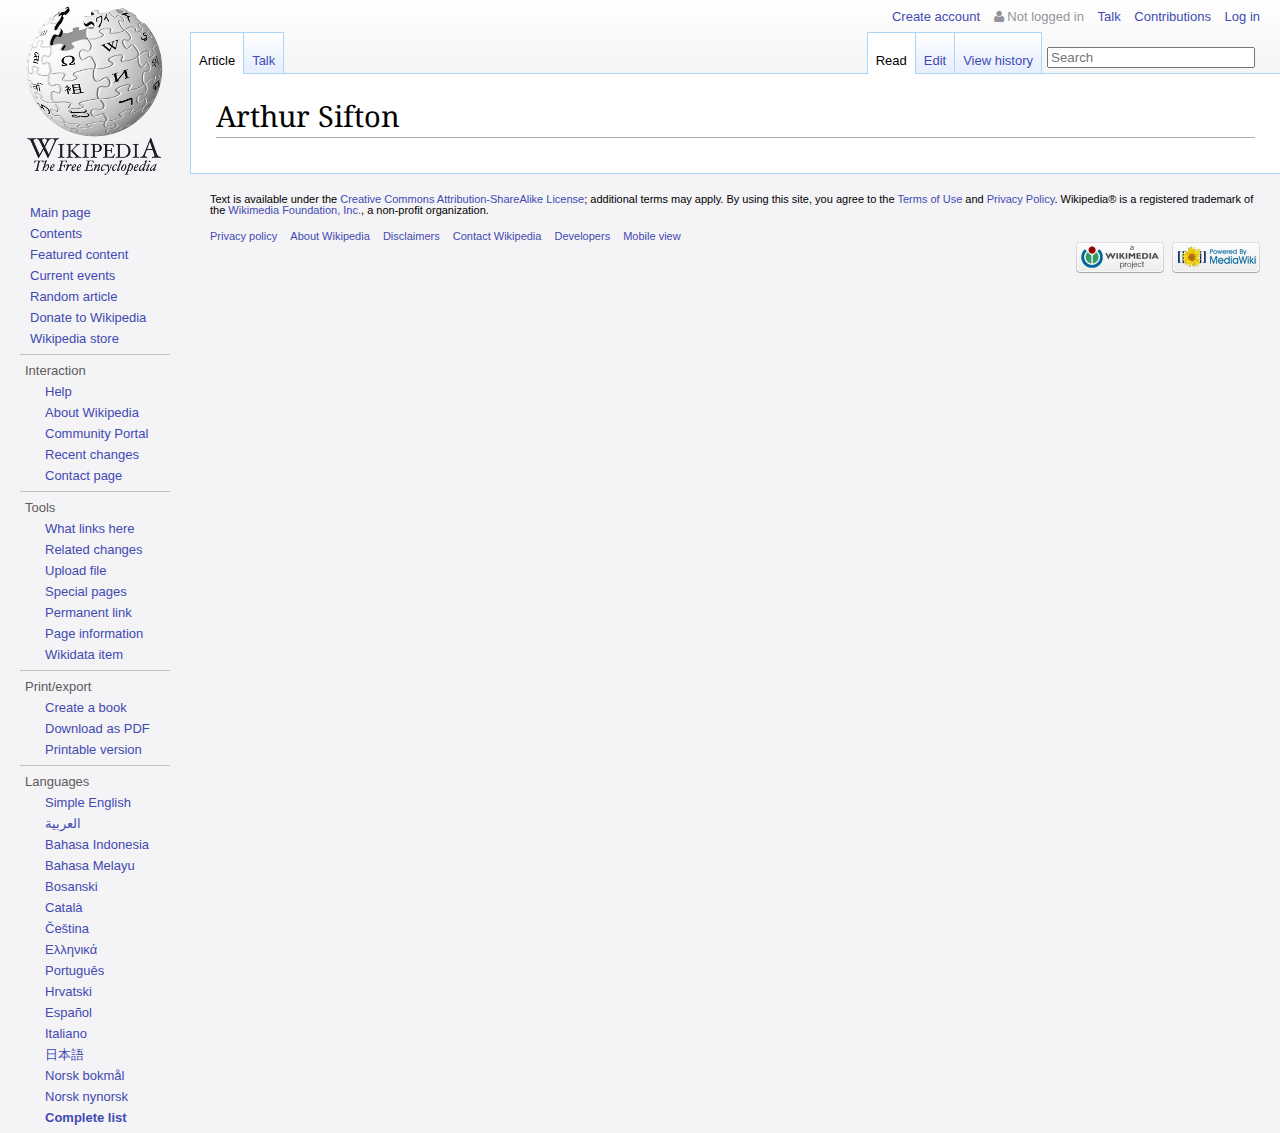
<file: wikipedia/article1.html>
<!DOCTYPE html>
<html>
	<head>
		<meta charset="utf-8">
		<link rel="stylesheet" href="assets/stylesheets/main.css">
		<link rel="stylesheet" href="assets/stylesheets/font-awesome.min.css">
		<link rel="shortcut icon" href="assets/images/favicon.ico" />
		<link href='https://fonts.googleapis.com/css?family=Noto+Serif' rel='stylesheet' type='text/css'>	
		<title>Wikipedia, the free encyclopedia</title>
	</head>
	<body class="container">
		<div class="sidebar">
			<div class="sidebar-item">
				<a href="index.html" class="wiki-logo" title="Visit the main page"></a>
			</div>
			<div class="sidebar-item nav-main">
				<ul>
					<li><a href="index.html">Main page</a></li>
					<li><a href="#">Contents</a></li>
					<li><a href="#">Featured content</a></li>
					<li><a href="#">Current events</a></li>
					<li><a href="#">Random article</a></li>
					<li><a href="#">Donate to Wikipedia</a></li>
					<li><a href="#">Wikipedia store</a></li>
				</ul>
			</div>
			<div class="sidebar-item">
				<ul>
					<li>Interaction</li>
					<li><a href="#">Help</a></li>
					<li><a href="#">About Wikipedia</a></li>
					<li><a href="#">Community Portal</a></li>
					<li><a href="#">Recent changes</a></li>
					<li><a href="#">Contact page</a></li>
				</ul>
			</div>
			<div class="sidebar-item">
				<ul>
					<li>Tools</li>
					<li><a href="#">What links here</a></li>
					<li><a href="#">Related changes</a></li>
					<li><a href="#">Upload file</a></li>
					<li><a href="#">Special pages</a></li>
					<li><a href="#">Permanent link</a></li>
					<li><a href="#">Page information</a></li>
					<li><a href="#">Wikidata item</a></li>
				</ul>
			</div>
			<div class="sidebar-item">
				<ul>
					<li>Print/export</li>
					<li><a href="#">Create a book</a></li>
					<li><a href="#">Download as PDF</a></li>
					<li><a href="#">Printable version</a></li>
				</ul>
			</div>
			<div class="sidebar-item">
				<ul>
					<li>Languages</li>
					<li><a href="#">Simple English</a></li>
					<li><a href="#">العربية</a></li>
					<li><a href="#">Bahasa Indonesia</a></li>
					<li><a href="#">Bahasa Melayu</a></li>
					<li><a href="#">Bosanski</a></li>
					<li><a href="#">Català</a></li>
					<li><a href="#">Čeština</a></li>
					<li><a href="#">Ελληνικά</a></li>
					<li><a href="#">Português</a></li>
					<li><a href="#">Hrvatski</a></li>
					<li><a href="#">Español</a></li>
					<li><a href="#">Italiano</a></li>
					<li><a href="#">日本語</a></li>
					<li><a href="#">Norsk bokmål</a></li>
					<li><a href="#">Norsk nynorsk</a></li>
					<li><a href="#"><strong>Complete list</strong></a></li>
				</ul>
			</div>
		</div>
		<div class="content">
			<div class="user-nav">
				<ul>
					<li><a href="#">Create account</a></li>
					<li><i class="fa fa-user"></i> Not logged in</li>
					<li><a href="#">Talk</a></li>
					<li><a href="#">Contributions</a></li>
					<li><a href="#">Log in</a></li>
				</ul>
			</div>
			<div class="tabs">
				<div class="table-cell tabset-l">
					<span class="selected"><a href="article1.html">Article</a></span><!--  
					 --><span><a href="#">Talk</a></span>
				</div>
				<div class="table-cell tabset-r">
					<span  class="selected"><a href="#">Read</a></span><!--  
					 --><span><a href="#">Edit</a></span><!-- 
					 --><span><a href="#">View history</a></span>
				</div>
				<div class="table-cell searchbar">
					<input type="text" class="search-query" size="50" placeholder="Search" />
				</div>
			</div>
			<div class="main-page">
				<h1>Arthur Sifton</h1>
			</div>
			<footer class="policy">
				<p>Text is available under the <a href="#">Creative Commons Attribution-ShareAlike License</a>; additional terms may apply. By using this site, you agree to the <a href="#">Terms of Use</a> and <a href="#">Privacy Policy</a>. Wikipedia® is a registered trademark of the <a href="#">Wikimedia Foundation, Inc.</a>, a non-profit organization.</p>
				<ul class="footer-links">
					<li><a href="#">Privacy policy</a></li>
					<li><a href="#">About Wikipedia</a></li>
					<li><a href="#">Disclaimers</a></li>
					<li><a href="#">Contact Wikipedia</a></li>
					<li><a href="#">Developers</a></li>
					<li><a href="#">Mobile view</a></li>
				</ul>
				<ul class="footer-icons">
					<li><a href="#"><img src="assets/images/wikimedia-button.png"></a></li>
					<li><a href="#"><img src="assets/images/poweredby_mediawiki_88x31.png"></a></li>
				</ul>
			</footer>
		</div>
	</body>
</html>
</file>
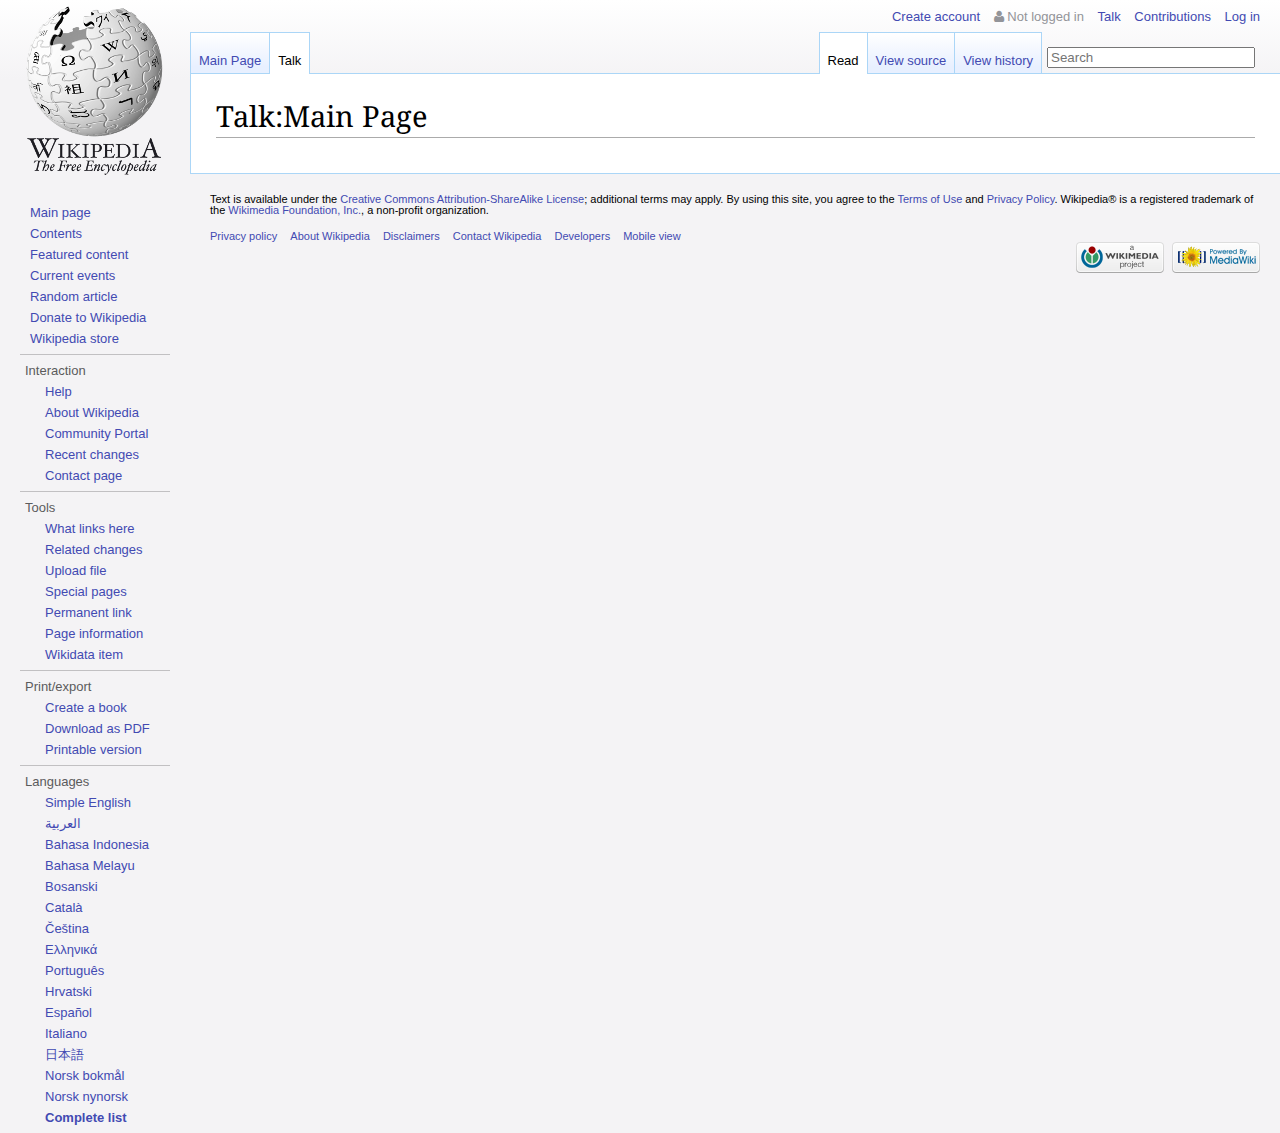
<file: wikipedia/main-talk.html>
<!DOCTYPE html>
<html>
	<head>
		<meta charset="utf-8">
		<link rel="stylesheet" href="assets/stylesheets/main.css">
		<link rel="stylesheet" href="assets/stylesheets/font-awesome.min.css">
		<link rel="shortcut icon" href="assets/images/favicon.ico" />
		<link href='https://fonts.googleapis.com/css?family=Noto+Serif' rel='stylesheet' type='text/css'>	
		<title>Wikipedia, the free encyclopedia</title>
	</head>
	<body class="container">
		<div class="sidebar">
			<div class="sidebar-item">
				<a href="index.html" class="wiki-logo" title="Visit the main page"></a>
			</div>
			<div class="sidebar-item nav-main">
				<ul>
					<li><a href="index.html">Main page</a></li>
					<li><a href="#">Contents</a></li>
					<li><a href="#">Featured content</a></li>
					<li><a href="#">Current events</a></li>
					<li><a href="#">Random article</a></li>
					<li><a href="#">Donate to Wikipedia</a></li>
					<li><a href="#">Wikipedia store</a></li>
				</ul>
			</div>
			<div class="sidebar-item">
				<ul>
					<li>Interaction</li>
					<li><a href="#">Help</a></li>
					<li><a href="#">About Wikipedia</a></li>
					<li><a href="#">Community Portal</a></li>
					<li><a href="#">Recent changes</a></li>
					<li><a href="#">Contact page</a></li>
				</ul>
			</div>
			<div class="sidebar-item">
				<ul>
					<li>Tools</li>
					<li><a href="#">What links here</a></li>
					<li><a href="#">Related changes</a></li>
					<li><a href="#">Upload file</a></li>
					<li><a href="#">Special pages</a></li>
					<li><a href="#">Permanent link</a></li>
					<li><a href="#">Page information</a></li>
					<li><a href="#">Wikidata item</a></li>
				</ul>
			</div>
			<div class="sidebar-item">
				<ul>
					<li>Print/export</li>
					<li><a href="#">Create a book</a></li>
					<li><a href="#">Download as PDF</a></li>
					<li><a href="#">Printable version</a></li>
				</ul>
			</div>
			<div class="sidebar-item">
				<ul>
					<li>Languages</li>
					<li><a href="#">Simple English</a></li>
					<li><a href="#">العربية</a></li>
					<li><a href="#">Bahasa Indonesia</a></li>
					<li><a href="#">Bahasa Melayu</a></li>
					<li><a href="#">Bosanski</a></li>
					<li><a href="#">Català</a></li>
					<li><a href="#">Čeština</a></li>
					<li><a href="#">Ελληνικά</a></li>
					<li><a href="#">Português</a></li>
					<li><a href="#">Hrvatski</a></li>
					<li><a href="#">Español</a></li>
					<li><a href="#">Italiano</a></li>
					<li><a href="#">日本語</a></li>
					<li><a href="#">Norsk bokmål</a></li>
					<li><a href="#">Norsk nynorsk</a></li>
					<li><a href="#"><strong>Complete list</strong></a></li>
				</ul>
			</div>
		</div>
		<div class="content">
			<div class="user-nav">
				<ul>
					<li><a href="#">Create account</a></li>
					<li><i class="fa fa-user"></i> Not logged in</li>
					<li><a href="#">Talk</a></li>
					<li><a href="#">Contributions</a></li>
					<li><a href="#">Log in</a></li>
				</ul>
			</div>
			<div class="tabs">
				<div class="table-cell tabset-l">
					<span><a href="index.html">Main Page</a></span><!--  
					 --><span class="selected"><a href="main-talk.html">Talk</a></span>
				</div>
				<div class="table-cell tabset-r">
					<span  class="selected"><a href="#">Read</a></span><!--  
					 --><span><a href="#">View source</a></span><!-- 
					 --><span><a href="#">View history</a></span>
				</div>
				<div class="table-cell searchbar">
					<input type="text" class="search-query" size="50" placeholder="Search" />
				</div>
			</div>
			<div class="main-page">
				<h1>Talk:Main Page</h1>
			</div>
			<footer class="policy">
				<p>Text is available under the <a href="#">Creative Commons Attribution-ShareAlike License</a>; additional terms may apply. By using this site, you agree to the <a href="#">Terms of Use</a> and <a href="#">Privacy Policy</a>. Wikipedia® is a registered trademark of the <a href="#">Wikimedia Foundation, Inc.</a>, a non-profit organization.</p>
				<ul class="footer-links">
					<li><a href="#">Privacy policy</a></li>
					<li><a href="#">About Wikipedia</a></li>
					<li><a href="#">Disclaimers</a></li>
					<li><a href="#">Contact Wikipedia</a></li>
					<li><a href="#">Developers</a></li>
					<li><a href="#">Mobile view</a></li>
				</ul>
				<ul class="footer-icons">
					<li><a href="#"><img src="assets/images/wikimedia-button.png"></a></li>
					<li><a href="#"><img src="assets/images/poweredby_mediawiki_88x31.png"></a></li>
				</ul>
			</footer>
		</div>
	</body>
</html>
</file>
<file: styles-conference/assets/stylesheets/main.css>
/* http://meyerweb.com/eric/tools/css/reset/ 
   v2.0 | 20110126
   License: none (public domain)
*/

html, body, div, span, applet, object, iframe,
h1, h2, h3, h4, h5, h6, p, blockquote, pre,
a, abbr, acronym, address, big, cite, code,
del, dfn, em, img, ins, kbd, q, s, samp,
small, strike, strong, sub, sup, tt, var,
b, u, i, center,
dl, dt, dd, ol, ul, li,
fieldset, form, label, legend,
table, caption, tbody, tfoot, thead, tr, th, td,
article, aside, canvas, details, embed, 
figure, figcaption, footer, header, hgroup, 
menu, nav, output, ruby, section, summary,
time, mark, audio, video {
	margin: 0;
	padding: 0;
	border: 0;
	font-size: 100%;
	font: inherit;
	vertical-align: baseline;
}
/* HTML5 display-role reset for older browsers */
article, aside, details, figcaption, figure, 
footer, header, hgroup, menu, nav, section {
	display: block;
}
body {
	line-height: 1;
}
ol, ul {
	list-style: none;
}
blockquote, q {
	quotes: none;
}
blockquote:before, blockquote:after,
q:before, q:after {
	content: '';
	content: none;
}
table {
	border-collapse: collapse;
	border-spacing: 0;
}

/*
	==================================
	Grid
	==================================
*/
*,
*:before,
*:after {
	-webkit-box-sizing: border-box;
	-moz-box-sizing: border-box;
	box-sizing: border-box;
}

.container {
	padding-left: 30px;
	padding-right:30px;
}

.container,
.grid {
	margin: 0 auto;
	width: 960px;
}

.col-1-3 {
	width:33.33%;
}

.col-2-3 {
	width:66.66%
}

.col-1-3,
.col-2-3 {
	display:inline-block;
	vertical-align:top;
}

.grid,
.col-1-3,
.col-2-3 {
	padding-left:15px;
	padding-right:15px;
}
/*
	==================================
	Clearfix
	==================================
*/
.clearfix:before,
.clearfix:after {
	content: "";
	display: table;
}

.clearfix:after {
	clear:both;
}

.clearfix {
	clear:both;
	*zoom: 1;
}

/*
	==================================
	Teaser
	==================================
*/
.teaser a:hover h3 {
	color: #a9b2b9;
}

.teaser img {
	border-radius: 5px;
	display: block;
	margin-bottom: 22px;
	max-width: 100%;
}

/*
	==================================
	Rows
	==================================
*/
.row,
.row-alt {
	min-width: 960px;
}
	
.row {
	background: #fff;
	padding: 66px 0 44px 0;
}

.row-alt,
.row-alt-home {
	padding: 44px 0 22px 0;
}

.row-alt {
	background: #cbe2c1;
	background: -webkit-linear-gradient(to right, #a1d3b0, #f6f1d3);
	background: -moz-linear-gradient(to right, #a1d3b0, #f6f1d3);
	background: linear-gradient(to right, #a1d3b0, #f6f1d3);
}

/*
	==================================
	Primary header
	==================================
*/
.logo {
	float: left;
	border-top: 4px solid #648880;
	padding: 40px 0 22px 0;
	font-size: 48px;
	font-weight: 100;
	line-height: 44px;
	letter-spacing: .5px;
	text-transform: uppercase;
}

.tagline {
	margin: 66px 0 22px 0;
	text-align: right;
	color:#648880;
}

.primary-nav {
	font-size: 14px;
	font-weight: 400;
	letter-spacing: .5px;
	text-transform: uppercase;
}

.primary-header a,
.primary-footer a {
	color: #fff;
}

.primary-header a:hover,
.primary-footer a:hover {
	color:#64880;
}
/*
	==================================
	Typography
	==================================
*/
h1, h3, h4, h5, p {
	margin-bottom: 22px;
}

/*
	==================================
	Home
	==================================
*/
.lead {
	text-align:center;
}
.lead p {
	font-size: 21px;
	line-height: 33px;
}
.lead h1 {
	color: #648880;
}
/*
	==================================
	Buttons
	==================================
*/
.btn {
	border-radius: 5px;
	display: inline-block;
	margin: 0;
	color:#fff;
	cursor: pointer;
	font-weight: 400;
	letter-spacing: 5px;
	text-transform: uppercase;
}

.btn-alt {
	border:1px solid #dfe2e5;
	padding: 10px 30px;
}

.btn-alt:hover {
	background: #fff;
	color: #648880;
}

.btn-default {
	border:0;
	background:#648880;
	padding:11px 30px;
	font-size:14px;
}

.btn-default:hover {
	background:#77a198;
}

/*
	==================================
	Home
	==================================
*/
.hero {
	line-height: 44px;
	padding: 22px 80px 66px 80px;
	text-align: center;
	/* color: #fff; */
}

.hero h1 {
	font-size: 36px;
}

.hero p {
	font-size: 24px;
	font-weight: 100;
}
/*
	==================================
	Primary footer
	==================================
*/
.primary-footer {
	padding-bottom: 44px;
	padding-top: 44px;
	color: #648880;
	font-size:14px;
}

.primary-footer small {
	float: left;
	font-weight: 400;
}

/*
  ========================================
  Custom styles
  ========================================
*/

body {
	background: #293f50;
	color: #888;
	font: 300 16px/22px "Lato", "Open Sans", "Helvetica Neue", Helvetica, Arial, sans-serif;
}

h1 {
	font-size: 36px;
	line-height: 44px;
}
h2 {
	font-size: 24px;
	line-height: 44px;
}
h3 {
	font-size: 21px;
}
h4 {
	font-size: 18px;
}
h5 {
	color: #a9b2b9;
	font-size: 14px;
	font-weight: 400;
	text-transform: uppercase;
}
strong {
	font-weight: 400;
}
cite,em {
	font-style: italic;
}

/*
  ========================================
  Links
  ========================================
*/
a:hover {
	color: #a9b2b9;
}
a {
	color: #648880;
	text-decoration: none;
}
p a {
	border-bottom: 1px solid #dfe2e5;
}

/*
  ========================================
  Navigation
  ========================================
*/

.nav {
	text-align: right;
}

.nav li {
	display: inline-block;
	margin: 0 10px;
	vertical-align: top;
}

.nav li:last-child {
	margin-right:0;
}

/*
	==================================
	Speakers
	==================================
*/
.speaker-info {
	border: 1px solid #dfe2e5;
	border-radius: 5px;
	margin-top: 88px;
	padding-bottom: 22px;
	text-align: center;
}

.speaker-info img {
	border-radius: 50%;
	height: 130px;
	margin: -66px 0 22px 0;
	vertical-align: top;
}

.speaker {
	margin-bottom:44px;
}

/*
	==================================
	Venue
	==================================
*/
.venue-theatre {
	margin-bottom:66px;
}

.venue-hotel {
	margin-bottom: 22px;
}

.venue-map {
	height: 264px;
}

/*
  ========================================
  Register
  ========================================
*/

.why-attend {
	list-style: square;
	margin: 0 0 22px 30px;
}

form {
	margin-bottom:22px;
}

input,
select,
textarea {
	font:300 16px/22px "Lato", "Open Sans", "Helvetica Neue", Helvetica, Arial, sans-serif;
}

.register-group label {
	color:#648880;
	cursor:pointer;
	font-weight:400;
}

.register-group input,
.register-group select,
.register-group textarea {
	border: 1px solid #c6c9cc;
	border-radius: 5px;
	color: #888;
	display: block;
	margin: 5px 0 27px 0;
	padding: 5px 8px;
}

.register-group input,
.register-group textarea {
	width:100%;
}

.register-group select {
	height: 34px;
	width: 60px;
}

.register-group textarea {
	height:78px;
}

/*
  ========================================
  Schedule
  ========================================
*/

table {
	margin-bottom: 44px;
	width:100%;
}
table:last-child {
	margin-bottom:0;
}
th,
td {
	padding-bottom:22px;
	vertical-align: top;
}
th {
	padding-right: 45px;
	text-align: right;
	width:20%;
}
td {
	width:40%;
}

thead {
	line-height:44px;
}
thead th {
	color:#648880;
	font-size:24px;
}
tbody th {
	color: #a9b2b9;
	font-size:14px;
	font-weight:400;
	padding-top:22px;
	text-transform:uppercase;
}
tbody td {
	border-top: 1px solid #dfe2e5;
	padding-top: 21px;
}
tbody td:first-of-type {
  padding-right: 15px;
}
tbody td:last-of-type {
  padding-left: 15px;
}
tbody td:only-of-type {
  padding-left: 0;
  padding-right: 0;
}
table a {
	color: #888;
}
table h4 {
	margin-bottom: 0;
}
.schedule-offset {
	color:#a9b2b9;
}
</file>
<file: wikipedia/assets/stylesheets/main.css>
/* http://meyerweb.com/eric/tools/css/reset/ 
   v2.0 | 20110126
   License: none (public domain)
*/

html, body, div, span, applet, object, iframe,
h1, h2, h3, h4, h5, h6, p, blockquote, pre,
a, abbr, acronym, address, big, cite, code,
del, dfn, em, img, ins, kbd, q, s, samp,
small, strike, strong, sub, sup, tt, var,
b, u, i, center,
dl, dt, dd, ol, ul, li,
fieldset, form, label, legend,
table, caption, tbody, tfoot, thead, tr, th, td,
article, aside, canvas, details, embed, 
figure, figcaption, footer, header, hgroup, 
menu, nav, output, ruby, div, summary,
time, mark, audio, video {
	margin: 0;
	padding: 0;
	border: 0;
	font-size: 100%;
	font: inherit;
	vertical-align: baseline;
}
/* HTML5 display-role reset for older browsers */
article, aside, details, figcaption, figure, 
footer, header, hgroup, menu, nav, div {
	display: block;
}
body {
	line-height: 1;
}
ol, ul {
	list-style: none;
}
blockquote, q {
	quotes: none;
}
blockquote:before, blockquote:after,
q:before, q:after {
	content: '';
	content: none;
}
table {
	border-collapse: collapse;
	border-spacing: 0;
}

html,
body {
	min-height: 100%;
}

img {
	display: block;
}

/*
	==================================
	Grid
	==================================
*/
*,
*:before,
*:after {
	-webkit-box-sizing: border-box;
	-moz-box-sizing: border-box;
	box-sizing: border-box;
}

/*
	==================================
	Clearfix
	==================================
*/
.clearfix:before,
.clearfix:after {
	content: "";
	display: table;
}

.clearfix:after {
	clear:both;
}

.clearfix {
	clear:both;
	*zoom: 1;
}

/*
  ========================================
  Custom styles
  ========================================
*/

body {
	font-family: "Open Sans", "Helvetica Neue", Helvetica, Arial, sans-serif;
	background: #F4F3F5;
	background: -webkit-linear-gradient(to top, #F4F3F5 93%, #fff);
	background: -moz-linear-gradient(to top, #F4F3F5 93%, #fff);
	background: linear-gradient(to top, #F4F3F5 93%, #fff);
}

a {
	text-decoration: none;
	color: #424AB2;
}

a:hover {
	text-decoration: underline;
}

a:active {
	color: #F2A135;
}

strong {
	font-weight: 600;
}

h1 {
	font-family: 'Noto Serif', serif;
	width: 100%;
	font-size: 29px;
	line-height: 43px;
	border-bottom:1px solid #ABABAB;
	margin: 28px 0 10px 0;
}

h1:first-child {
	margin: -5px 0 10px 0;
}

h2 {
	font-family: 'Noto Serif', serif;
	width: 100%;
	font-size: 20px;
	line-height: 28px;
	border-bottom:1px solid #ABABAB;
	margin: 28px 0 10px 0;
}

h3 {
	font-size: 16px;
	font-weight: bold;
}
/*
  ========================================
  Main layout
  ========================================
*/

.container {
	display: table;
	table-layout: fixed;
	width: 100%;
}

.sidebar {
	display: table-cell;
	width: 190px;
}

.content {
	display: table-cell;
	vertical-align: top;	
	font-size: 14px;
}
/*
  ========================================
  User navbar
  ========================================
*/

.user-nav {
	text-align: right;
	font-size: 13px;
	color: #939499;
	padding: 10px 20px 0 0;
	vertical-align: top;
}

.user-nav li {
	display:inline-block;
	padding-left: 10px;
}

/*
  ========================================
  Sidebar
  ========================================
*/

.sidebar-item {
	font-size: 13px;
	line-height: 21px;
	border-bottom: 1px solid #C1C0C2;
	margin: 0 20px;
	padding:5px;
	color: #5B5B5C;
}

.sidebar-item:first-child,
.sidebar-item:last-child {
	border:0;
}

.sidebar-item a {
	padding-left: 20px;
}

.wiki-logo {	
	display: block;
	background: url("../images/wikipedia-logo-en-resize.png");
	height: 170px;
	margin-bottom: 17px;
}

.nav-main a {
	padding:5px;
}



/*
  ========================================
  Content tabs
  ========================================
*/
.tabs {
	padding-right: 25px;
	display: table;
	table-layout: fixed;
	width: 100%;
	font-size: 13px;
	border-bottom: 1px solid #ABD6F7;
}

.tabset-l,
.tabset-r {
	height: 50px;
	vertical-align: bottom;
}

.tabset-l span,
.tabset-r span {
	padding: 20px 8px 5px 8px;
	line-height: 25px;
	border-top: 1px solid #ABD6F7;
	border-left: 1px solid #ABD6F7;
	background:#E8F0FF;
	background: -webkit-linear-gradient(to top, #E8F0FF 15%, #fff);
	background: -moz-linear-gradient(to top, #E8F0FF 15%, #fff);
	background: linear-gradient(to top, #E8F0FF 15%, #fff);
}

.tabset-l span:last-child,
.tabset-r span:last-child {
	border-right: 1px solid #ABD6F7;
}

.tabset-r {
	text-align: right;
}

.tabset-l a:active,
.tabset-r a:active {
	color: #424AB2;
}
span.selected {
	padding-bottom: 6px;
	background: #fff;
	border-bottom: 0;
}

.selected a {
	color: #000;
	text-decoration: none;
}

.selected a:active {
	color: #000;
}

.searchbar {
	vertical-align: bottom;
	padding:5px 0 5px 5px;
	width: 20%;
}

.searchbar input {
	width: 100%;
}

/*
  ========================================
  Main Content
  ========================================
*/
.main-page {
	/*border-top: 1px solid #78D7F7;*/
	background: #fff;
	width: 100%;	
	border-left: 1px solid #ABD6F7;
	border-bottom: 1px solid #ABD6F7;
	padding:25px;
	line-height: 19px;
}

.table {
	display: table;
	table-layout: fixed;
	width: 100%;
	padding-bottom: 5px;
	/*border: 1px solid;*/
}

.mp-content-box {
	padding:6px 6px;
	line-height: 22px;
}

.table-cell {
	display: table-cell;
}

.gap {
	width:5px;
}

.mp-content-title:first-child {
	margin-top: 0;
}	

.mp-content-title {
	padding: 3px 6px;
	margin: 8px 0 18px 0;
}

/*
  ========================================
  main page - other
  ========================================
*/
.main-page-other li {
	list-style-type:disc;
	color:#424AB2;
	margin: 5px 0 0 28px;
}

.main-page-other span {
	color: #000;
}

/*
  ========================================
  main page - projects
  ========================================
*/
.main-page-projects .table,
.main-page-projects .table-cell {
	/*border: 1px solid;*/
	vertical-align: middle;
}

.main-page-projects .image {
	width: 55px;
	text-align: center;
}

.main-page-projects p {
	padding-bottom: 10px;
}
/*
  ========================================
  main page - languages
  ========================================
*/

.main-page-languages p {
	padding-bottom: 10px;
}


.upper-list {
	list-style-type:disc;
	color:#424AB2;
}

.upper-list span {
	color: #000;
}

.upper-list > li {
	margin: 5px 0 0 28px;
}


.inline-list {
	display: inline-block;
}
.inline-list li {
	display: inline-block;
}
.inline-list li:after {
	content:' · ';
	font-weight: bold;
}

.inline-list li:last-child:after {
	content:'';
}

/*
  ========================================
  featured article
  ========================================
*/
.content-box-left {
	background: #f5fffa;
	border:1px solid #cef2e0;
	width: 55%;
}

.content-box-left .helper-links {
	text-align: right;
	width: 100%;
}
.mp-left-title {
	border:1px solid #a3bfb1;
	background: #cef2e0;
}

.content-box-left span {
	color: #000;
}

.image-prev {
	float: left;
	margin: 0 10px 15px 0;
}

/*
  ========================================
  news
  ========================================
*/
.content-box-right {
	background: #f5faff;
	border:1px solid #cedff2;
}

.mp-right-title {
	border:1px solid #a3b0bf;
	background: #cedff2;
}

/*
  ========================================
  featured list
  ========================================
*/
.content-box-top {
	width: 100%;
	background: #fff5fa;
	border:1px solid #f2cedd;
}

.mp-top-title {
	border:1px solid #bfa3af;
	background: #f2cedd;
}
/*
  ========================================
  featured picture
  ========================================
*/
.content-box-bottom {
	width: 100%;
	background: #faf5ff;
	border:1px solid #ddcef2;
}

.mp-bottom-title {
	border:1px solid #afa3bf;
	background: #ddcef2;
}

/*
  ========================================
  Welcome box
  ========================================
*/
.content-box-title {
	background:#F9F8FA;
	border: 1px solid #C3C3C4;
	padding:3px 0;
	margin-bottom: 5px;
}

.welcome-title,
.welcome-title:first-child {
	font-family: inherit;
	font-size:25px;
	border: inherit;
	margin: 0;
}

.title,
.portals {
	/*border: 1px solid;*/
	vertical-align: middle;
}
.title {
	width:320px;
	text-align: center;
}

.subtitle {
	font-size: 12px;
}

.portals {
	text-align: right;
}

.portals ul {
	display: inline-block;
	list-style-type:disc;
	color:#424AB2;
	padding-right:10%;
	font-size: 13px;
}

.portals li {
	text-align: left;
}

/*
  ========================================
  policy
  ========================================
*/

.policy {
	padding: 20px 20px;
	font-size: 11px;
}

.footer-links {
	
}

.footer-links li {
	display: inline-block;
	padding: 15px 10px 0 0;
}

.footer-icons {
	text-align: right;
}

.footer-icons li {
		display: inline-block;
		padding-left:5px;
}
</file>
